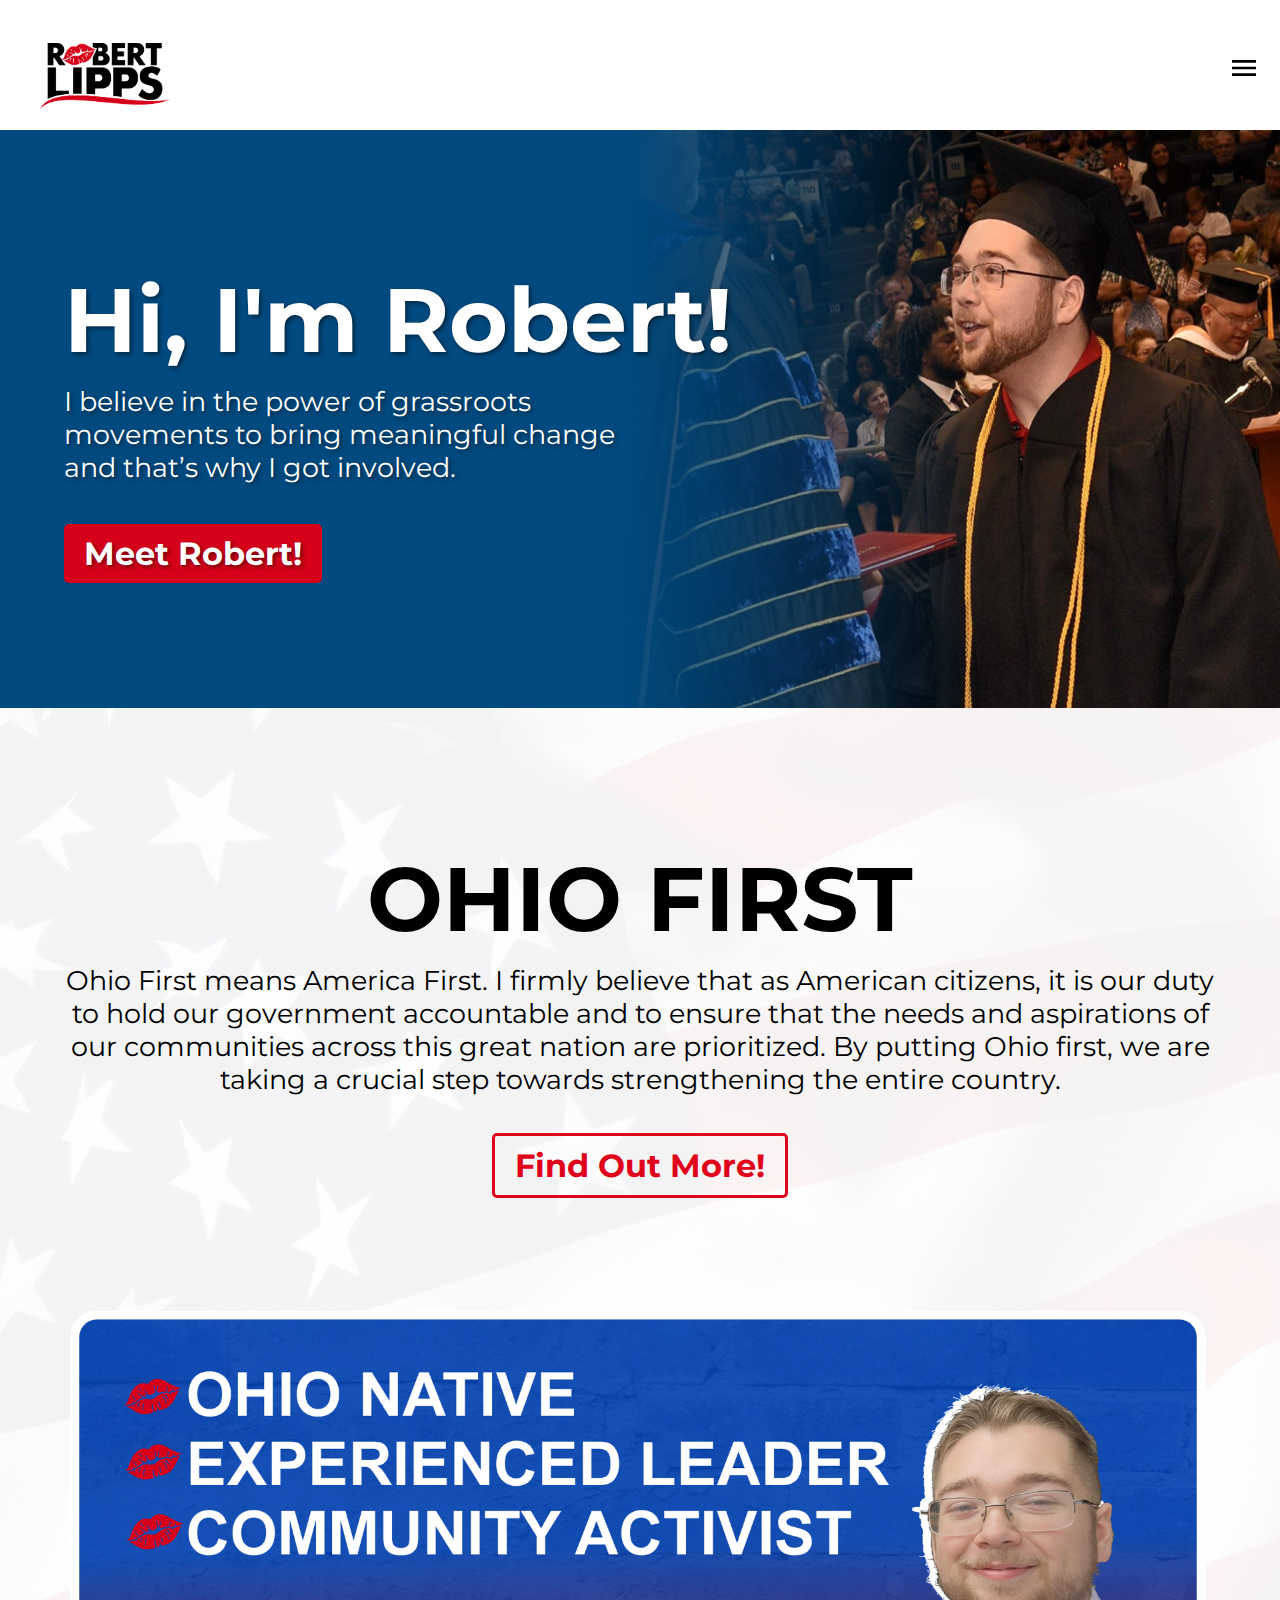
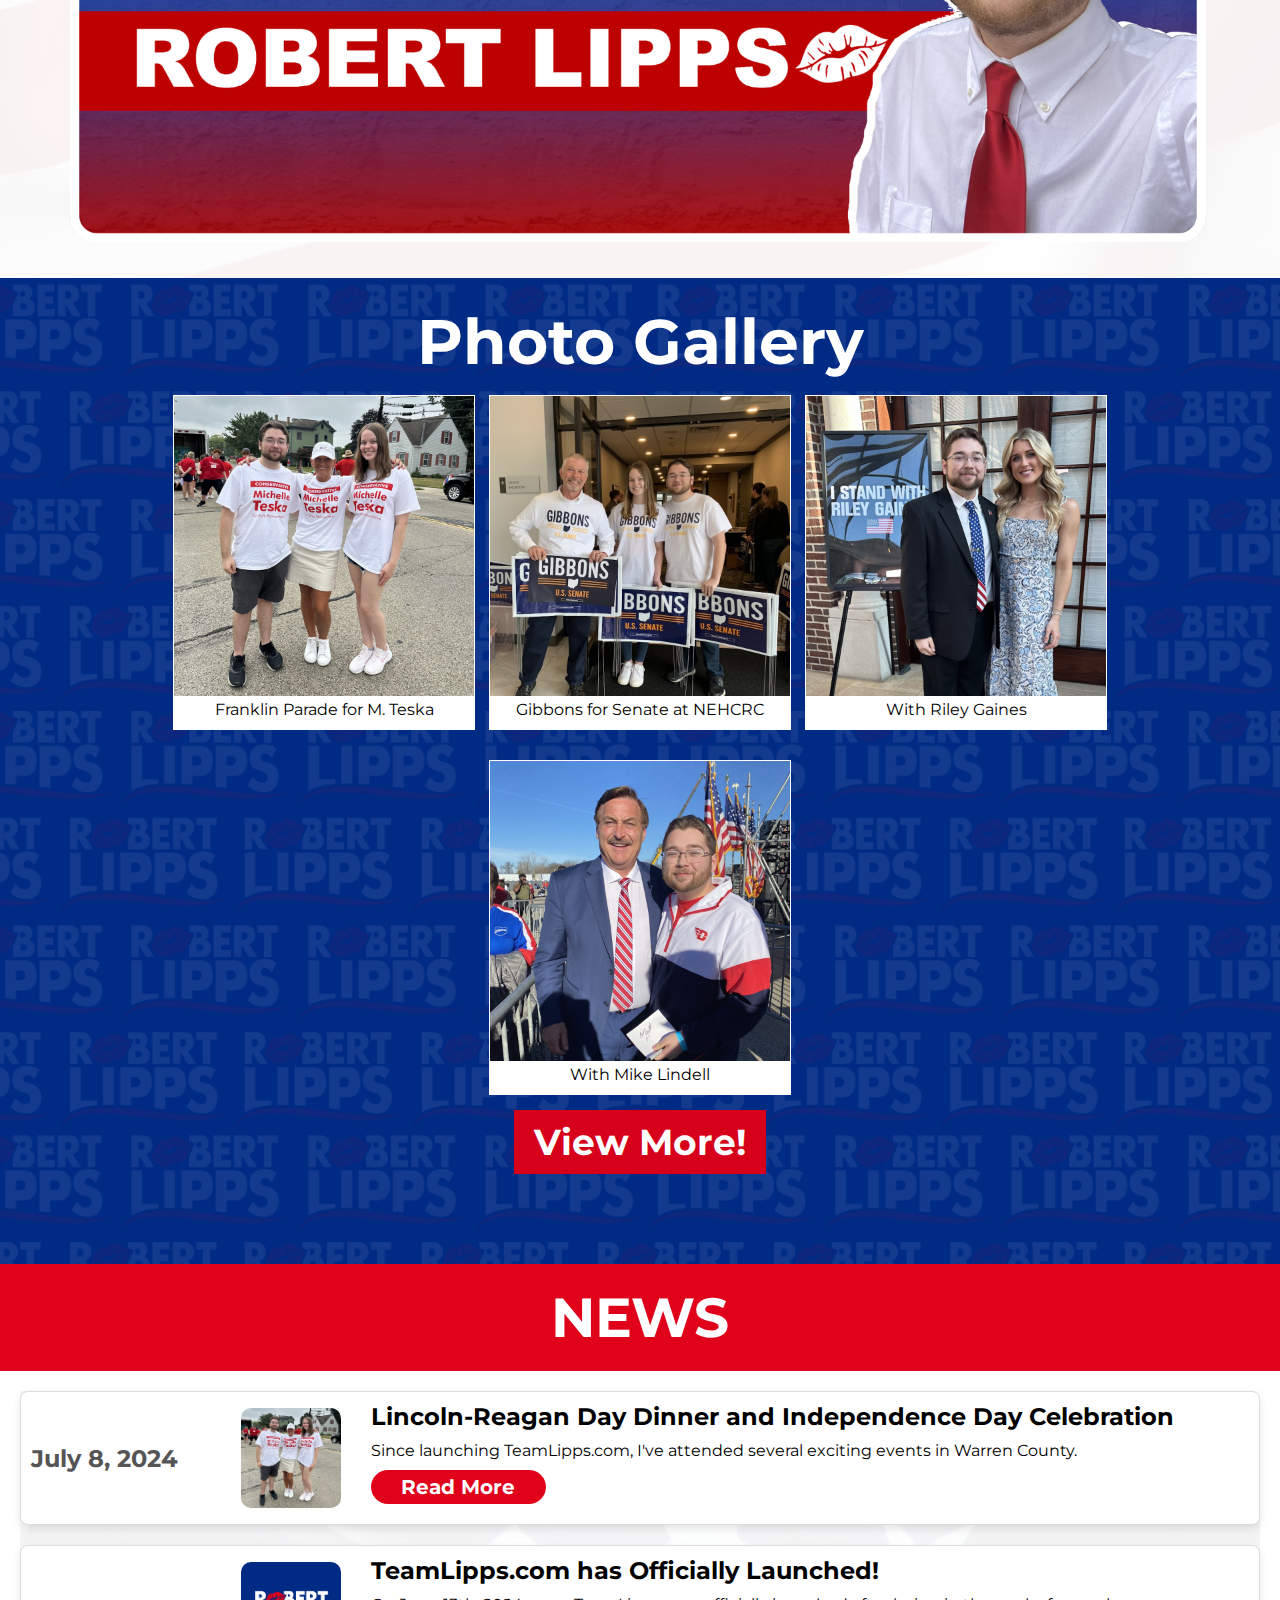
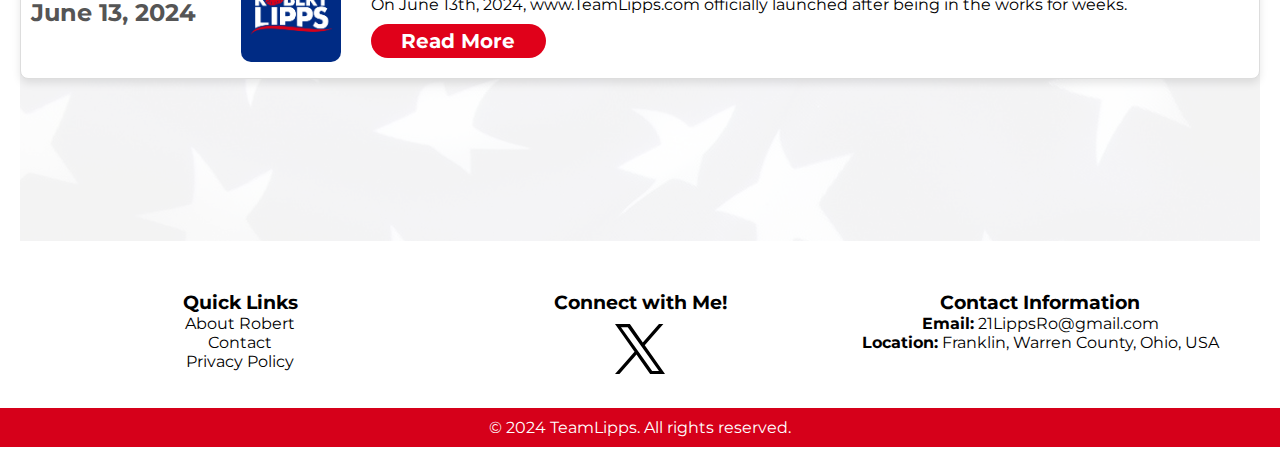
<file: index.html>
<!DOCTYPE html>
<html lang="en">
<head>
    <meta charset="UTF-8">
    <meta name="viewport" content="width=device-width, initial-scale=1.0">
    <title>Home | TeamLipps</title>
    <link rel="stylesheet" href="styles.css">
</head>
<body>
    <div class="main-nav">
        <a class="logo" href="index.html">
            <img src="images/robert lipps black logo.png">
        </a>
    <nav>
        <input type="checkbox" id="sidebar-active">
        <label for="sidebar-active" class="open-sidebar-button">
            <svg xmlns="http://www.w3.org/2000/svg" height="32" viewBox="0 -960 960 960" width="32" fill="#000000"><path d="M120-240v-80h720v80H120Zm0-200v-80h720v80H120Zm0-200v-80h720v80H120Z"/></svg>
        </label>
        <label id="overlay" for="sidebar-active"></label>
        <div class="links-container">
            <label for="sidebar-active" class="close-sidebar-button">
                <svg xmlns="http://www.w3.org/2000/svg" height="32" viewBox="0 -960 960 960" width="32" fill="#FFFFFF"><path d="m256-200-56-56 224-224-224-224 56-56 224 224 224-224 56 56-224 224 224 224-56 56-224-224-224 224Z"/></svg>
            </label>
            <a class="home-link" href="index.html"> <img src="images/robert lipps black logo.png" alt=""></a>
            <a href="about.html">ABOUT</a>
            <a href="news.html">NEWS</a>
            <a href="events.html">EVENTS</a>
            <a class="contact-link"href="contact.html">CONTACT</a>
        </div>
    </nav>
    </div>
    <section class="banner">
        <div class="banner-content">
            <h1 class="banner-title">Hi, I'm Robert!</h1>
            <p class="banner-description">I believe in the power of grassroots movements to bring meaningful change and that’s why I got involved.</p>
            <a href="about.html" class="banner-button">Meet Robert!</a>
        </div>
    </section>
    <section class="banner2">
        <div class="banner2-content">
            <h1 class="banner2-title">OHIO FIRST</h1>
            <p class="banner2-description">Ohio First means America First. I firmly believe that as American citizens, it is our duty to hold our government accountable and to ensure that the needs and aspirations of our communities across this great nation are prioritized. By putting Ohio first, we are taking a crucial step towards strengthening the entire country. </p>
            <a href="about.html" class="banner2-button">Find Out More!</a>
        </div>
        <div class="banner2-image">
            <img src="images/background_experience2.png">
        </div>
    </section>
    <section class="banner3">
        <div class="banner3-content">
            <h1 class="banner3-title">Photo Gallery</h1>
            
            <div class="gallery1">
                <img src="images/Gallery/michelle_parade.png">
                <div class="gallery1_description">
                    Franklin Parade for M. Teska
                </div>
            </div>
            

            <div class="gallery1">
                <img src="images/Gallery/gibbons_sign.jpg">
                <div class="gallery1_description">
                    Gibbons for Senate at NEHCRC
                </div>
            </div>
            

            <div class="gallery1">
                <img src="images/Gallery/riley_gaines.png">
                <div class="gallery1_description">
                    With Riley Gaines
                </div>
            </div>

            <div class="gallery1">
                <img src="images/Gallery/lindell_photo.jpg">
                <div class="gallery1_description">
                    With Mike Lindell
                </div>
            </div>
            
            <div class="banner3-button">
                <a href="about.html" class="banner3-button">View More!</a>
            </div>
            
        </div>
    </section>

    <div class="news-header2">
        <h1 class="news-header-title2">NEWS</h1>
    </div>

    <div class="news-list">
        <div class="news">
            <div class="news-date">July 8, 2024</div>
            <img src="images/Gallery/michelle_parade.png" alt="Franklin Parade for Michelle Teska">
            <div class="event-details">
                <div class="event-title">Lincoln-Reagan Day Dinner and Independence Day Celebration</div>
                <div class="event-description">
                    Since launching TeamLipps.com, I've attended several exciting events in Warren County.
                </div>
                <div class="news-button-part">
                <a href="07-08-24-Update.html" class="news-button">Read More</a>
            </div>
            </div>
        </div>
        <div class="news">
            <div class="news-date">June 13, 2024</div>
            <img src="images/Gallery/lipps_logo_900px.png" alt="Lipps Logo">
            <div class="event-details">
                <div class="event-title">TeamLipps.com has Officially Launched!</div>
                <div class="event-description">
                    On June 13th, 2024, www.TeamLipps.com officially launched after being in the works for weeks.
                </div>
                <div class="news-button-part">
                <a href="06-13-24-Launch.html" class="news-button">Read More</a>
            </div>
            </div>
        </div>
    </div>

    <footer style="background-color: #ffffff; color: #000000; padding: 20px 0;">
        <div style="max-width: 1200px; margin: 0 auto; display: flex; flex-wrap: wrap; justify-content: space-between;">
            <div style="flex: 1; min-width: 250px; margin: 10px;">
                <h3 style="color: #000000;">Quick Links</h3>
                <ul style="list-style: none; padding: 0; color: #000000;">
                    <li><a href="about.html" style="color: #000000; text-decoration: none;">About Robert</a></li>
                    <li><a href="contact.html" style="color: #000000; text-decoration: none;">Contact</a></li>
                    <li><a href="privacy.html" style="color: #000000; text-decoration: none;">Privacy Policy</a></li>
                </ul>
            </div>
            <div style="flex: 1; min-width: 250px; margin: 10px;">
                <h3 style="color: #000000;">Connect with Me!</h3>
                <div style="color: #000000;">
                    <a class="x-logo" href="https://www.x.com/RobertLippsOH">
                        <img src="images/icons/x_logo.svg" style="width: 50px; margin-top: 10px;">
                    </a>
                </div>
            </div>
            <div style="flex: 1; min-width: 250px; margin: 10px;">
                <h3 style="color: #000000;">Contact Information</h3>
                <p style="color: #000000;">
                    <strong>Email:</strong> 21LippsRo@gmail.com<br>

                    <strong>Location:</strong> Franklin, Warren County, Ohio, USA
                </p>
            </div>
        </div>
        <div style="background-color: rgb(214, 0, 26); text-align: center; padding: 10px 0; margin-top: 20px;">
            <p style="color: #ffffff;">&copy; 2024 TeamLipps. All rights reserved.</p>
        </div>
    </footer>
</body>
</html>
</file>
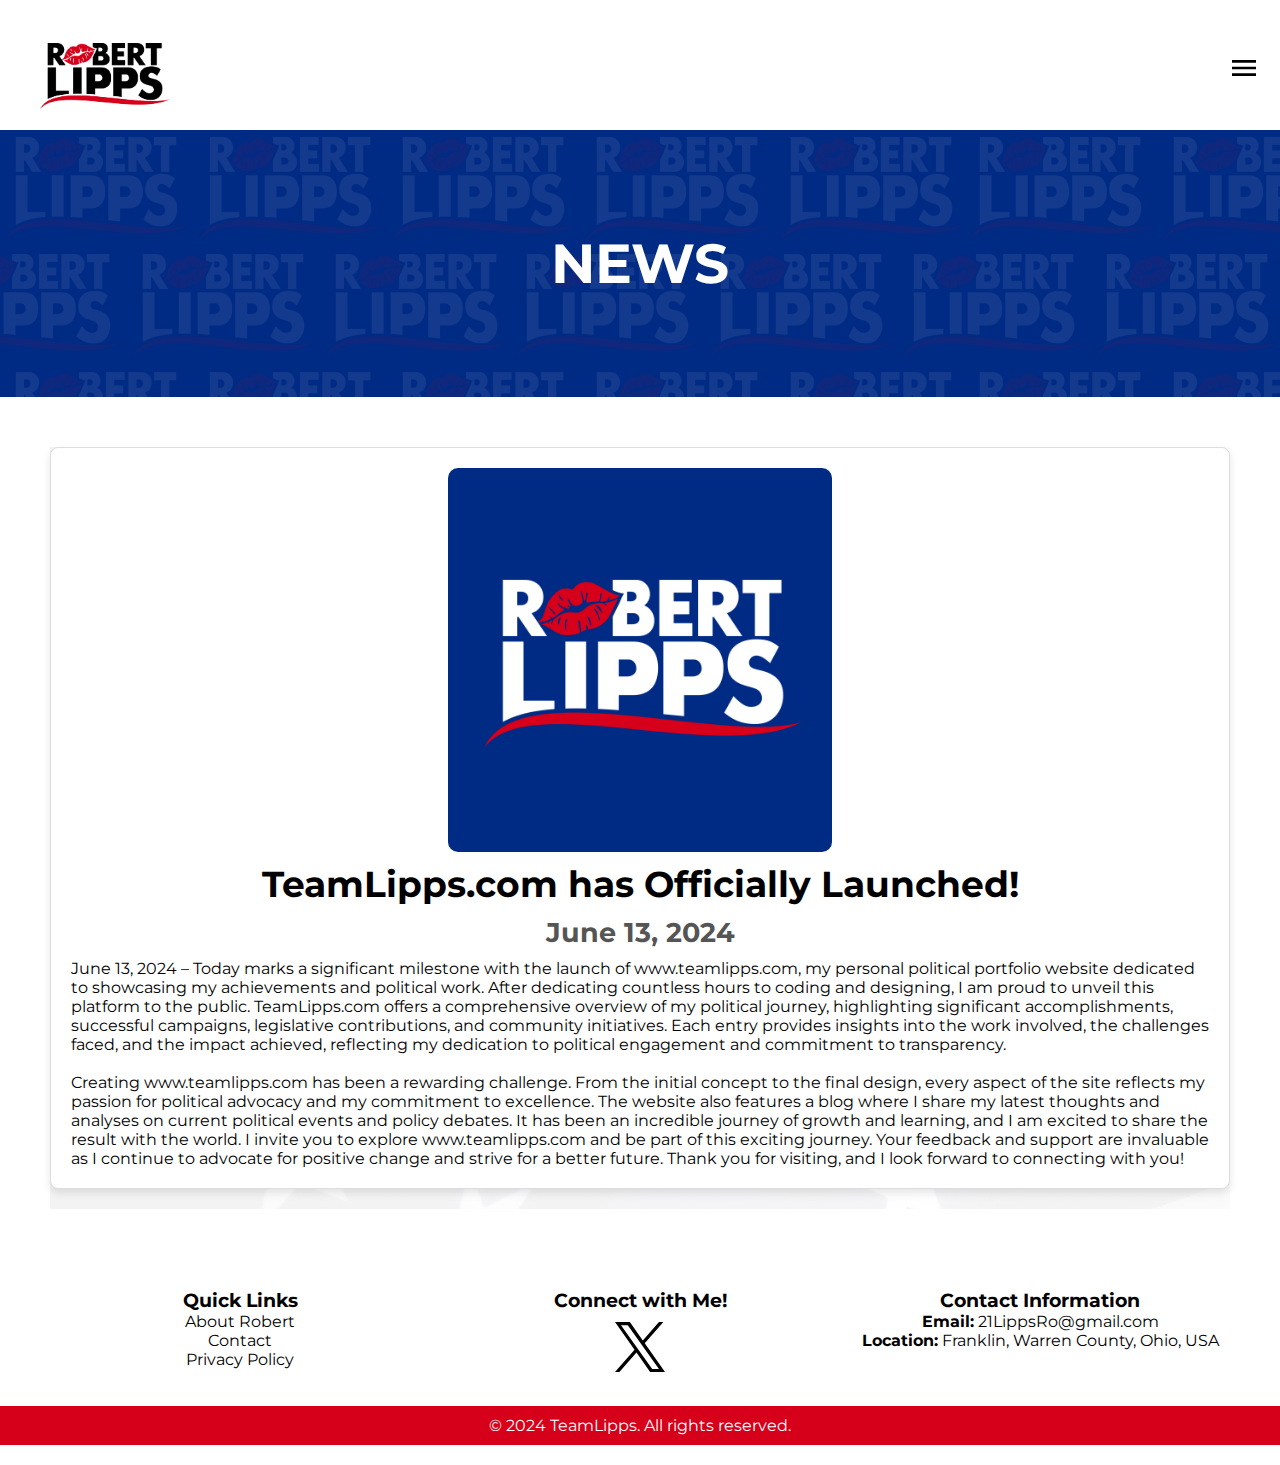
<file: 06-13-24-Launch.html>
<!DOCTYPE html>
<html lang="en">

<head>
    <meta charset="UTF-8">
    <meta name="viewport" content="width=device-width, initial-scale=1.0">
    <title>Home | TeamLipps</title>
    <link rel="stylesheet" href="styles.css">
</head>

<body>
    <div class="main-nav">
        <a class="logo" href="index.html">
            <img src="images/robert lipps black logo.png">
        </a>
        <nav>
            <input type="checkbox" id="sidebar-active">
            <label for="sidebar-active" class="open-sidebar-button">
                <svg xmlns="http://www.w3.org/2000/svg" height="32" viewBox="0 -960 960 960" width="32" fill="#000000">
                    <path d="M120-240v-80h720v80H120Zm0-200v-80h720v80H120Zm0-200v-80h720v80H120Z" />
                </svg>
            </label>
            <label id="overlay" for="sidebar-active"></label>
            <div class="links-container">
                <label for="sidebar-active" class="close-sidebar-button">
                    <svg xmlns="http://www.w3.org/2000/svg" height="32" viewBox="0 -960 960 960" width="32"
                        fill="#FFFFFF">
                        <path
                            d="m256-200-56-56 224-224-224-224 56-56 224 224 224-224 56 56-224 224 224 224-56 56-224-224-224 224Z" />
                    </svg>
                </label>
                <a class="home-link" href="index.html"> <img src="images/robert lipps black logo.png" alt=""></a>
                <a href="about.html">ABOUT</a>
                <a href="news.html">NEWS</a>
                <a href="events.html">EVENTS</a>
                <a class="contact-link" href="contact.html">CONTACT</a>
            </div>
        </nav>
    </div>

    <div class="news-header">
        <h1 class="news-header-title">NEWS</h1>
    </div>

    <div class="article-list">
        <div class="article">
            <img src="images/Gallery/lipps_logo_900px.png" alt="Lipps Logo">
            <div class="article-details">
                <div class="article-title">TeamLipps.com has Officially Launched!</div>
                <div class="article-date">June 13, 2024</div>
                <div class="article-description">
                    June 13, 2024 – Today marks a significant milestone with the launch of www.teamlipps.com, my
                    personal political portfolio website dedicated to showcasing my achievements and political work.
                    After dedicating countless hours to coding and designing, I am proud to unveil this platform to the
                    public. TeamLipps.com offers a comprehensive overview of my political journey, highlighting
                    significant accomplishments, successful campaigns, legislative contributions, and community
                    initiatives. Each entry provides insights into the work involved, the challenges faced, and the
                    impact achieved, reflecting my dedication to political engagement and commitment to transparency.
                    <br>
                    <br>
                    Creating www.teamlipps.com has been a rewarding challenge. From the initial concept to the final
                    design, every aspect of the site reflects my passion for political advocacy and my commitment to
                    excellence. The website also features a blog where I share my latest thoughts and analyses on
                    current political events and policy debates. It has been an incredible journey of growth and
                    learning, and I am excited to share the result with the world. I invite you to explore
                    www.teamlipps.com and be part of this exciting journey. Your feedback and support are invaluable as
                    I continue to advocate for positive change and strive for a better future. Thank you for visiting,
                    and I look forward to connecting with you!
                </div>
            </div>
        </div>
    </div>
    </div>


    <footer style="background-color: #ffffff; color: #000000; padding: 20px 0;">
        <div style="max-width: 1200px; margin: 0 auto; display: flex; flex-wrap: wrap; justify-content: space-between;">
            <div style="flex: 1; min-width: 250px; margin: 10px;">
                <h3 style="color: #000000;">Quick Links</h3>
                <ul style="list-style: none; padding: 0; color: #000000;">
                    <li><a href="about.html" style="color: #000000; text-decoration: none;">About Robert</a></li>
                    <li><a href="contact.html" style="color: #000000; text-decoration: none;">Contact</a></li>
                    <li><a href="privacy.html" style="color: #000000; text-decoration: none;">Privacy Policy</a></li>
                </ul>
            </div>
            <div style="flex: 1; min-width: 250px; margin: 10px;">
                <h3 style="color: #000000;">Connect with Me!</h3>
                <div style="color: #000000;">
                    <a class="x-logo" href="https://www.x.com/RobertLippsOH">
                        <img src="images/icons/x_logo.svg" style="width: 50px; margin-top: 10px;">
                    </a>
                </div>
            </div>
            <div style="flex: 1; min-width: 250px; margin: 10px;">
                <h3 style="color: #000000;">Contact Information</h3>
                <p style="color: #000000;">
                    <strong>Email:</strong> 21LippsRo@gmail.com<br>

                    <strong>Location:</strong> Franklin, Warren County, Ohio, USA
                </p>
            </div>
        </div>
        <div style="background-color: rgb(214, 0, 26); text-align: center; padding: 10px 0; margin-top: 20px;">
            <p style="color: #ffffff;">&copy; 2024 TeamLipps. All rights reserved.</p>
        </div>
    </footer>
</body>

</html>
</file>
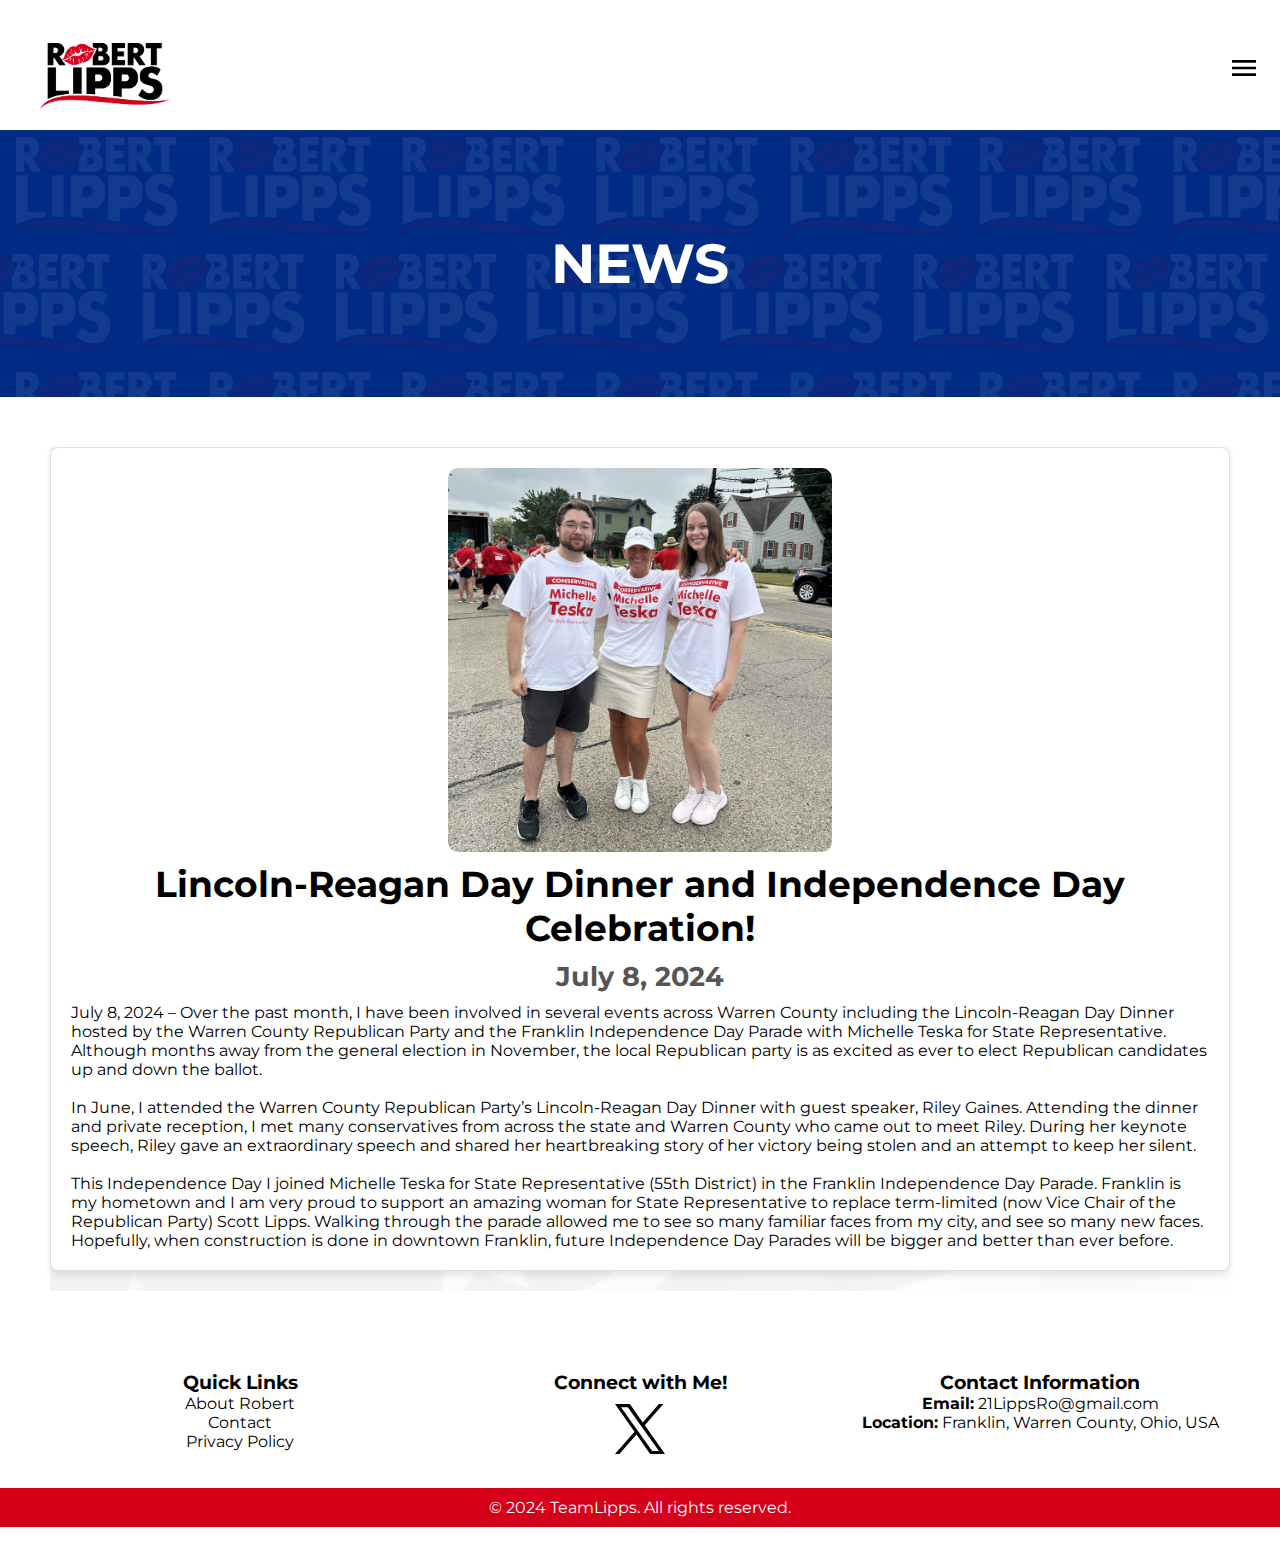
<file: 07-08-24-Update.html>
<!DOCTYPE html>
<html lang="en">

<head>
    <meta charset="UTF-8">
    <meta name="viewport" content="width=device-width, initial-scale=1.0">
    <title>July Update | TeamLipps</title>
    <link rel="stylesheet" href="styles.css">
</head>

<body>
    <div class="main-nav">
        <a class="logo" href="index.html">
            <img src="images/robert lipps black logo.png">
        </a>
        <nav>
            <input type="checkbox" id="sidebar-active">
            <label for="sidebar-active" class="open-sidebar-button">
                <svg xmlns="http://www.w3.org/2000/svg" height="32" viewBox="0 -960 960 960" width="32" fill="#000000">
                    <path d="M120-240v-80h720v80H120Zm0-200v-80h720v80H120Zm0-200v-80h720v80H120Z" />
                </svg>
            </label>
            <label id="overlay" for="sidebar-active"></label>
            <div class="links-container">
                <label for="sidebar-active" class="close-sidebar-button">
                    <svg xmlns="http://www.w3.org/2000/svg" height="32" viewBox="0 -960 960 960" width="32"
                        fill="#FFFFFF">
                        <path
                            d="m256-200-56-56 224-224-224-224 56-56 224 224 224-224 56 56-224 224 224 224-56 56-224-224-224 224Z" />
                    </svg>
                </label>
                <a class="home-link" href="index.html"> <img src="images/robert lipps black logo.png" alt=""></a>
                <a href="about.html">ABOUT</a>
                <a href="news.html">NEWS</a>
                <a href="events.html">EVENTS</a>
                <a class="contact-link" href="contact.html">CONTACT</a>
            </div>
        </nav>
    </div>

    <div class="news-header">
        <h1 class="news-header-title">NEWS</h1>
    </div>

    <div class="article-list">
        <div class="article">
            <img src="images/Gallery/michelle_parade.png" alt="Franklin Parade with Michelle Teska">
            <div class="article-details">
                <div class="article-title">Lincoln-Reagan Day Dinner and Independence Day Celebration!</div>
                <div class="article-date">July 8, 2024</div>
                <div class="article-description">
                    July 8, 2024 – Over the past month, I have been involved in several events across Warren County
                    including the Lincoln-Reagan Day Dinner hosted by the Warren County Republican Party and the
                    Franklin Independence Day Parade with Michelle Teska for State Representative. Although months away
                    from the general election in November, the local Republican party is as excited as ever to elect
                    Republican candidates up and down the ballot.

                    <br>
                    <br>
                    In June, I attended the Warren County Republican Party’s Lincoln-Reagan Day Dinner with guest
                    speaker, Riley Gaines. Attending the dinner and private reception, I met many conservatives from
                    across the state and Warren County who came out to meet Riley. During her keynote speech, Riley gave an
                    extraordinary speech and shared her heartbreaking story of her victory being stolen and an attempt
                    to keep her silent.
                    <br>
                    <br>
                    This Independence Day I joined Michelle Teska for State Representative (55th District) in the
                    Franklin Independence Day Parade. Franklin is my hometown and I am very proud to support an amazing
                    woman for State Representative to replace term-limited (now Vice Chair of the Republican Party)
                    Scott Lipps. Walking through the parade allowed me to see so many familiar faces from my city, and
                    see so many new faces. Hopefully, when construction is done in downtown Franklin, future
                    Independence Day Parades will be bigger and better than ever before.
                </div>
            </div>
        </div>
    </div>
    </div>


    <footer style="background-color: #ffffff; color: #000000; padding: 20px 0;">
        <div style="max-width: 1200px; margin: 0 auto; display: flex; flex-wrap: wrap; justify-content: space-between;">
            <div style="flex: 1; min-width: 250px; margin: 10px;">
                <h3 style="color: #000000;">Quick Links</h3>
                <ul style="list-style: none; padding: 0; color: #000000;">
                    <li><a href="about.html" style="color: #000000; text-decoration: none;">About Robert</a></li>
                    <li><a href="contact.html" style="color: #000000; text-decoration: none;">Contact</a></li>
                    <li><a href="privacy.html" style="color: #000000; text-decoration: none;">Privacy Policy</a></li>
                </ul>
            </div>
            <div style="flex: 1; min-width: 250px; margin: 10px;">
                <h3 style="color: #000000;">Connect with Me!</h3>
                <div style="color: #000000;">
                    <a class="x-logo" href="https://www.x.com/RobertLippsOH">
                        <img src="images/icons/x_logo.svg" style="width: 50px; margin-top: 10px;">
                    </a>
                </div>
            </div>
            <div style="flex: 1; min-width: 250px; margin: 10px;">
                <h3 style="color: #000000;">Contact Information</h3>
                <p style="color: #000000;">
                    <strong>Email:</strong> 21LippsRo@gmail.com<br>

                    <strong>Location:</strong> Franklin, Warren County, Ohio, USA
                </p>
            </div>
        </div>
        <div style="background-color: rgb(214, 0, 26); text-align: center; padding: 10px 0; margin-top: 20px;">
            <p style="color: #ffffff;">&copy; 2024 TeamLipps. All rights reserved.</p>
        </div>
    </footer>
</body>

</html>
</file>
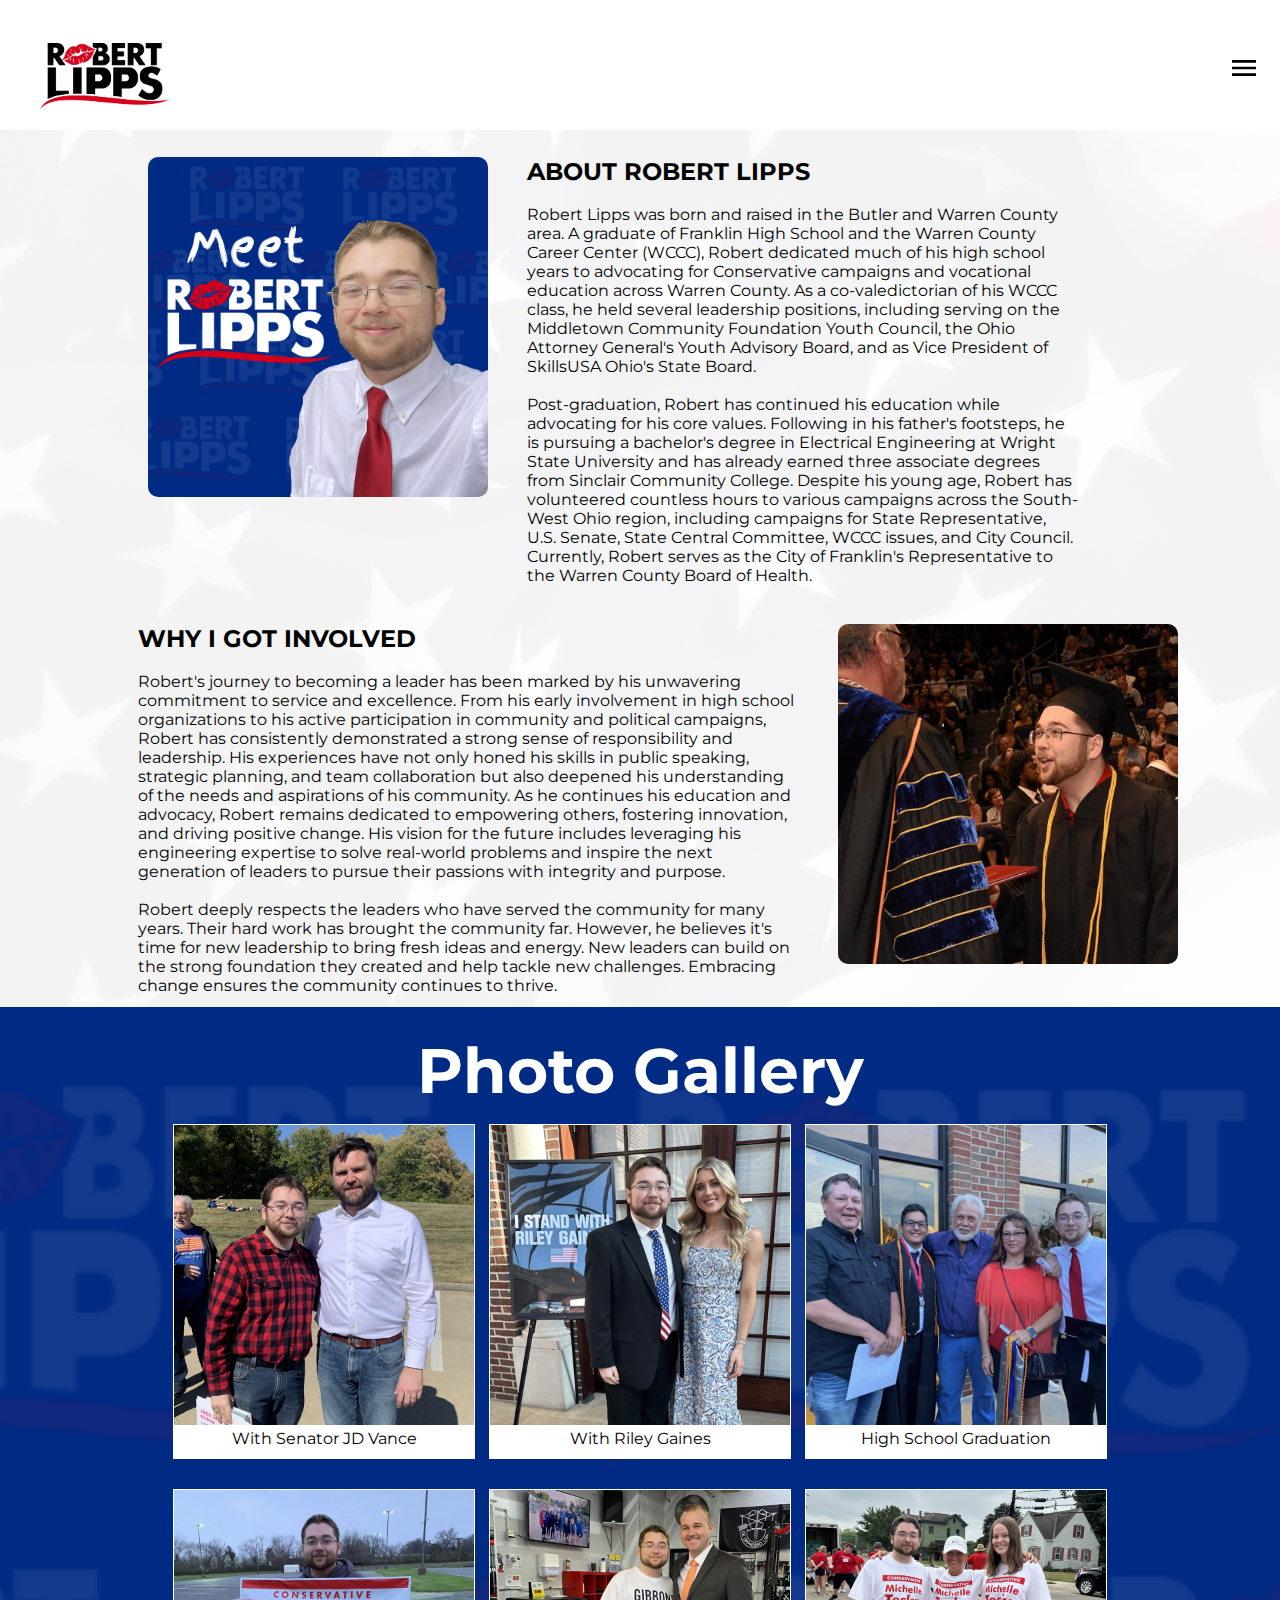
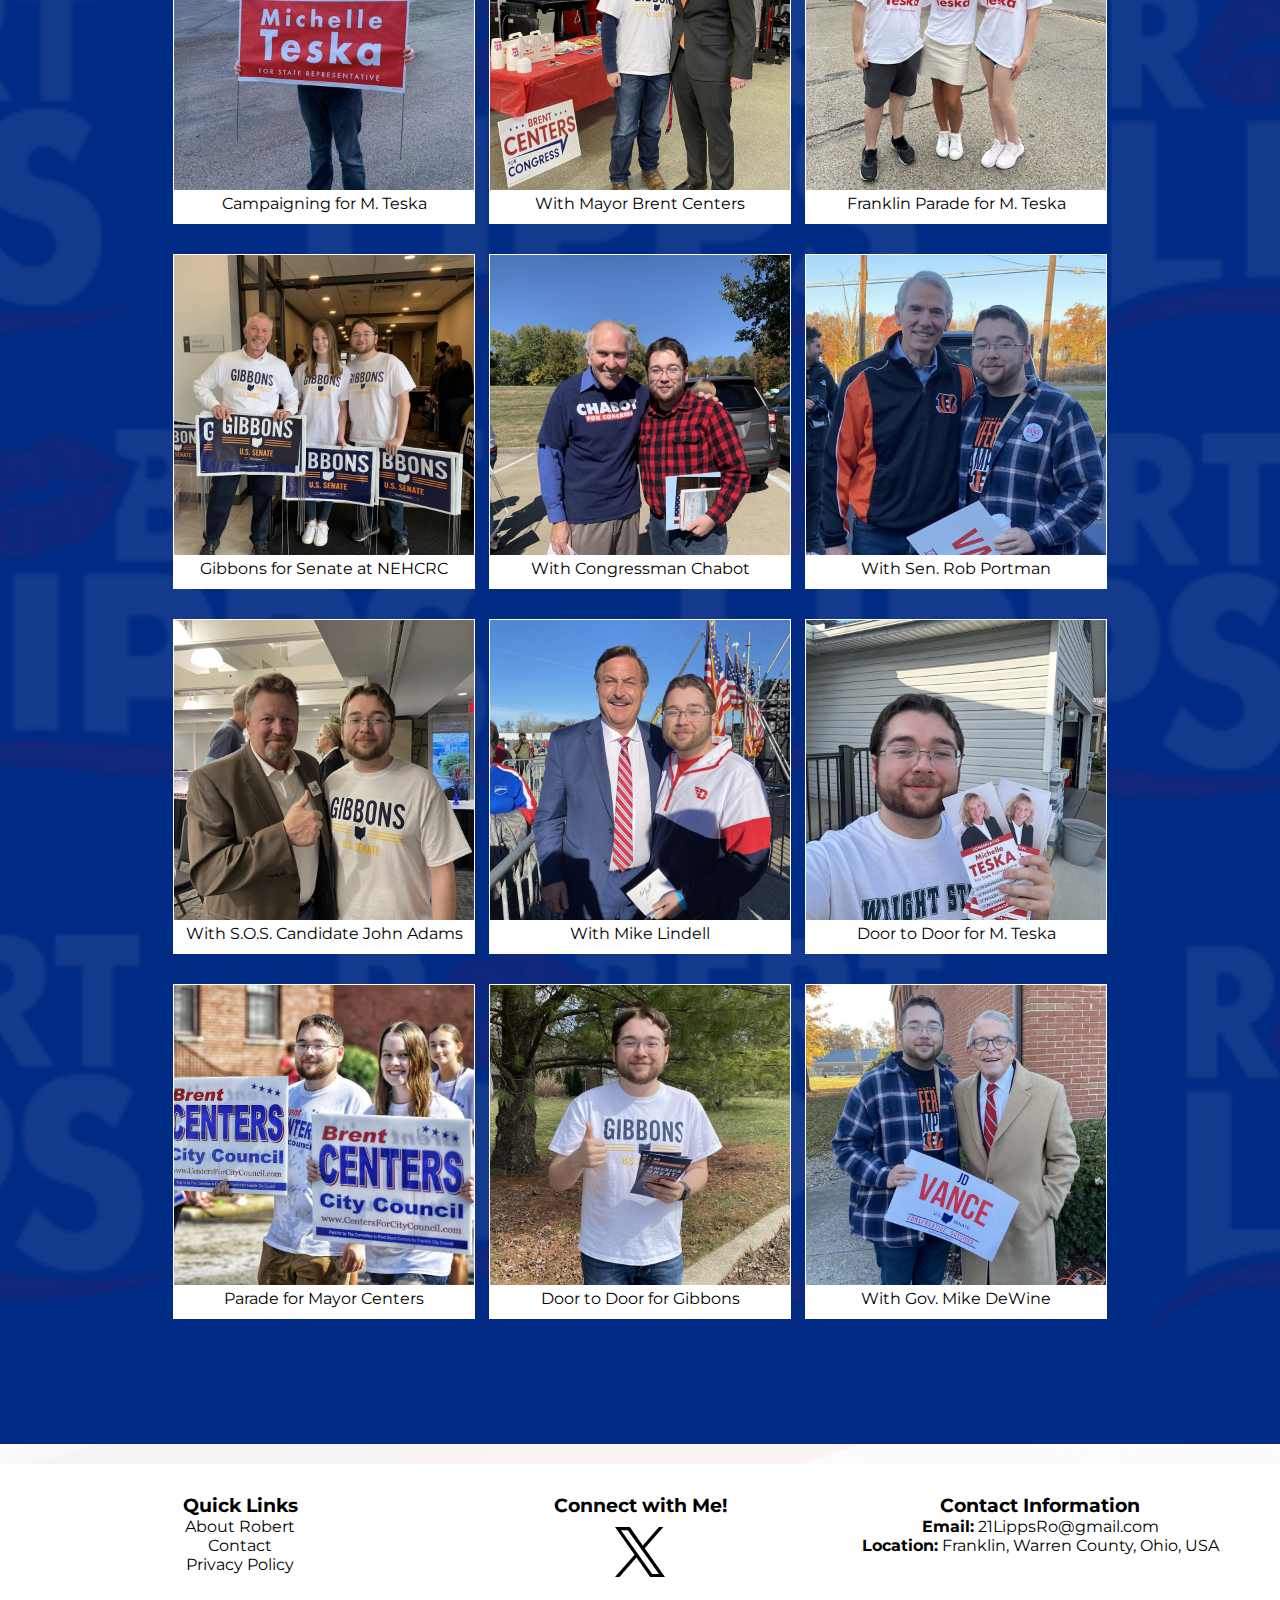
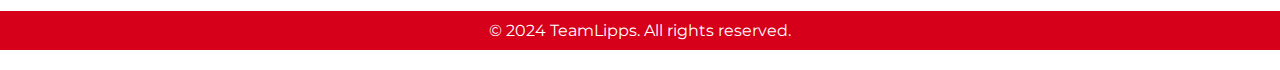
<file: about.html>
<!DOCTYPE html>
<html lang="en">

<head>
    <meta charset="UTF-8">
    <meta name="viewport" content="width=device-width, initial-scale=1.0">
    <title>About | TeamLipps</title>
    <link rel="stylesheet" href="styles.css">
</head>

<body>
    <div class="main-nav">
        <a class="logo" href="index.html">
            <img src="images/robert lipps black logo.png">
        </a>
        <nav>
            <input type="checkbox" id="sidebar-active">
            <label for="sidebar-active" class="open-sidebar-button">
                <svg xmlns="http://www.w3.org/2000/svg" height="32" viewBox="0 -960 960 960" width="32" fill="#000000">
                    <path d="M120-240v-80h720v80H120Zm0-200v-80h720v80H120Zm0-200v-80h720v80H120Z" />
                </svg>
            </label>
            <label id="overlay" for="sidebar-active"></label>
            <div class="links-container">
                <label for="sidebar-active" class="close-sidebar-button">
                    <svg xmlns="http://www.w3.org/2000/svg" height="32" viewBox="0 -960 960 960" width="32"
                        fill="#FFFFFF">
                        <path
                            d="m256-200-56-56 224-224-224-224 56-56 224 224 224-224 56 56-224 224 224 224-56 56-224-224-224 224Z" />
                    </svg>
                </label>
                <a class="home-link" href="index.html"> <img src="images/robert lipps black logo.png" alt=""></a>
                <a href="about.html">ABOUT</a>
                <a href="news.html">NEWS</a>
                <a href="events.html">EVENTS</a>
                <a class="contact-link" href="contact.html">CONTACT</a>
            </div>
        </nav>
    </div>
    <section class="about">
        <section class="about-section">
            <div class="about-image">
                <img src="images/Meet.png" alt="Meet Robert Lipps">
            </div>
            <div class="about-text">
                <h2>ABOUT ROBERT LIPPS</h2>
                <p>
                    &nbsp;
                </p>
                <p>
                    Robert Lipps was born and raised in the Butler and Warren County area. A graduate of Franklin High
                    School and the Warren County Career Center (WCCC), Robert dedicated much of his high school years to
                    advocating for Conservative campaigns and vocational education across Warren County. As a
                    co-valedictorian of his WCCC class, he held several leadership positions, including serving on the
                    Middletown Community Foundation Youth Council, the Ohio Attorney General's Youth Advisory Board, and
                    as Vice President of SkillsUSA Ohio's State Board.
                </p>
                <p>
                    &nbsp;
                </p>
                <p>
                    Post-graduation, Robert has continued his education while advocating for his core values. Following
                    in his father's footsteps, he is pursuing a bachelor's degree in Electrical Engineering at Wright
                    State University and has already earned three associate degrees from Sinclair Community College.
                    Despite his young age, Robert has volunteered countless hours to various campaigns across the
                    South-West Ohio region, including campaigns for State Representative, U.S. Senate, State Central
                    Committee, WCCC issues, and City Council. Currently, Robert serves as the City of Franklin's
                    Representative to the Warren County Board of Health.
                </p>
            </div>
        </section>
            <section class="why-section">
                <div class="why-text">
                    <h2>WHY I GOT INVOLVED</h2>
                    <p>
                        &nbsp;
                    </p>
                    <p>
                        Robert's journey to becoming a leader has been marked by his unwavering commitment to service and excellence. From his early involvement in high school organizations to his active participation in community and political campaigns, Robert has consistently demonstrated a strong sense of responsibility and leadership. His experiences have not only honed his skills in public speaking, strategic planning, and team collaboration but also deepened his understanding of the needs and aspirations of his community. As he continues his education and advocacy, Robert remains dedicated to empowering others, fostering innovation, and driving positive change. His vision for the future includes leveraging his engineering expertise to solve real-world problems and inspire the next generation of leaders to pursue their passions with integrity and purpose.
                    <p>
                        &nbsp;
                    </p>
                    <p>
                        Robert deeply respects the leaders who have served the community for many years. Their hard work has brought the community far. However, he believes it's time for new leadership to bring fresh ideas and energy. New leaders can build on the strong foundation they created and help tackle new challenges. Embracing change ensures the community continues to thrive.
                    </p>
                </div>
                <div class="why-image">
                    <img src="images/Gallery/involved.png" alt="Meet Robert Lipps">
                </div>
                
        </section>
    <section class="gallery-section">
        <div class="gallery-content">
            <h1 class="gallery-title">Photo Gallery</h1>

            <div class="gallery">
                <img src="images/Gallery/vance_photo.jpg">
                <div class="gallery_description">
                    With Senator JD Vance
                </div>
            </div>
            <div class="gallery">
                <img src="images/Gallery/riley_gaines.png">
                <div class="gallery_description">
                    With Riley Gaines
                </div>
            </div>
            <div class="gallery">
                <img src="images/Gallery/hs_grad.png">
                <div class="gallery_description">
                    High School Graduation
                </div>
            </div>
            <div class="gallery">
                <img src="images/Gallery/teska_sign.jpg">
                <div class="gallery_description">
                    Campaigning for M. Teska
                </div>
            </div>

            <div class="gallery">
                <img src="images/Gallery/centers_congress.jpg">
                <div class="gallery_description">
                    With Mayor Brent Centers
                </div>
            </div>
            <div class="gallery">
                <img src="images/Gallery/michelle_parade.png">
                <div class="gallery_description">
                    Franklin Parade for M. Teska
                </div>
            </div>
            <div class="gallery">
                <img src="images/Gallery/gibbons_sign.jpg">
                <div class="gallery_description">
                    Gibbons for Senate at NEHCRC
                </div>
            </div>


            <div class="gallery">
                <img src="images/Gallery/chabot_photo.jpg">
                <div class="gallery_description">
                    With Congressman Chabot
                </div>
            </div>

            <div class="gallery">
                <img src="images/Gallery/rob_portman.png">
                <div class="gallery_description">
                    With Sen. Rob Portman
                </div>
            </div>

            <div class="gallery">
                <img src="images/Gallery/adams_photo.jpg">
                <div class="gallery_description">
                    With S.O.S. Candidate John Adams
                </div>
            </div>

            <div class="gallery">
                <img src="images/Gallery/lindell_photo.jpg">
                <div class="gallery_description">
                    With Mike Lindell
                </div>
            </div>

            <div class="gallery">
                <img src="images/Gallery/teska_d2d.jpg">
                <div class="gallery_description">
                    Door to Door for M. Teska
                </div>
            </div>

            <div class="gallery">
                <img src="images/Gallery/centers_parade.jpg">
                <div class="gallery_description">
                    Parade for Mayor Centers
                </div>
            </div>

            <div class="gallery">
                <img src="images/Gallery/gibbons_d2d.jpg">
                <div class="gallery_description">
                    Door to Door for Gibbons
                </div>
            </div>

            <div class="gallery">
                <img src="images/Gallery/dewine_photo.jpg">
                <div class="gallery_description">
                    With Gov. Mike DeWine
                </div>
            </div>

        </div>
    </section>



    <footer style="background-color: #ffffff; color: #000000; padding: 20px 0;">
        <div style="max-width: 1200px; margin: 0 auto; display: flex; flex-wrap: wrap; justify-content: space-between;">
            <div style="flex: 1; min-width: 250px; margin: 10px;">
                <h3 style="color: #000000;">Quick Links</h3>
                <ul style="list-style: none; padding: 0; color: #000000;">
                    <li><a href="about.html" style="color: #000000; text-decoration: none;">About Robert</a></li>
                    <li><a href="contact.html" style="color: #000000; text-decoration: none;">Contact</a></li>
                    <li><a href="privacy.html" style="color: #000000; text-decoration: none;">Privacy Policy</a></li>
                </ul>
            </div>
            <div style="flex: 1; min-width: 250px; margin: 10px;">
                <h3 style="color: #000000;">Connect with Me!</h3>
                <div style="color: #000000;">
                    <a class="x-logo" href="https://www.x.com/RobertLippsOH">
                        <img src="images/icons/x_logo.svg" style="width: 50px; margin-top: 10px;">
                    </a>
                </div>
            </div>
            <div style="flex: 1; min-width: 250px; margin: 10px;">
                <h3 style="color: #000000;">Contact Information</h3>
                <p style="color: #000000;">
                    <strong>Email:</strong> 21LippsRo@gmail.com<br>
                    <strong>Location:</strong> Franklin, Warren County, Ohio, USA
                </p>
            </div>
        </div>
        <div style="background-color: rgb(214, 0, 26); text-align: center; padding: 10px 0; margin-top: 20px;">
            <p style="color: #ffffff;">&copy; 2024 TeamLipps. All rights reserved.</p>
        </div>
    </footer>
</body>

</html>
</file>
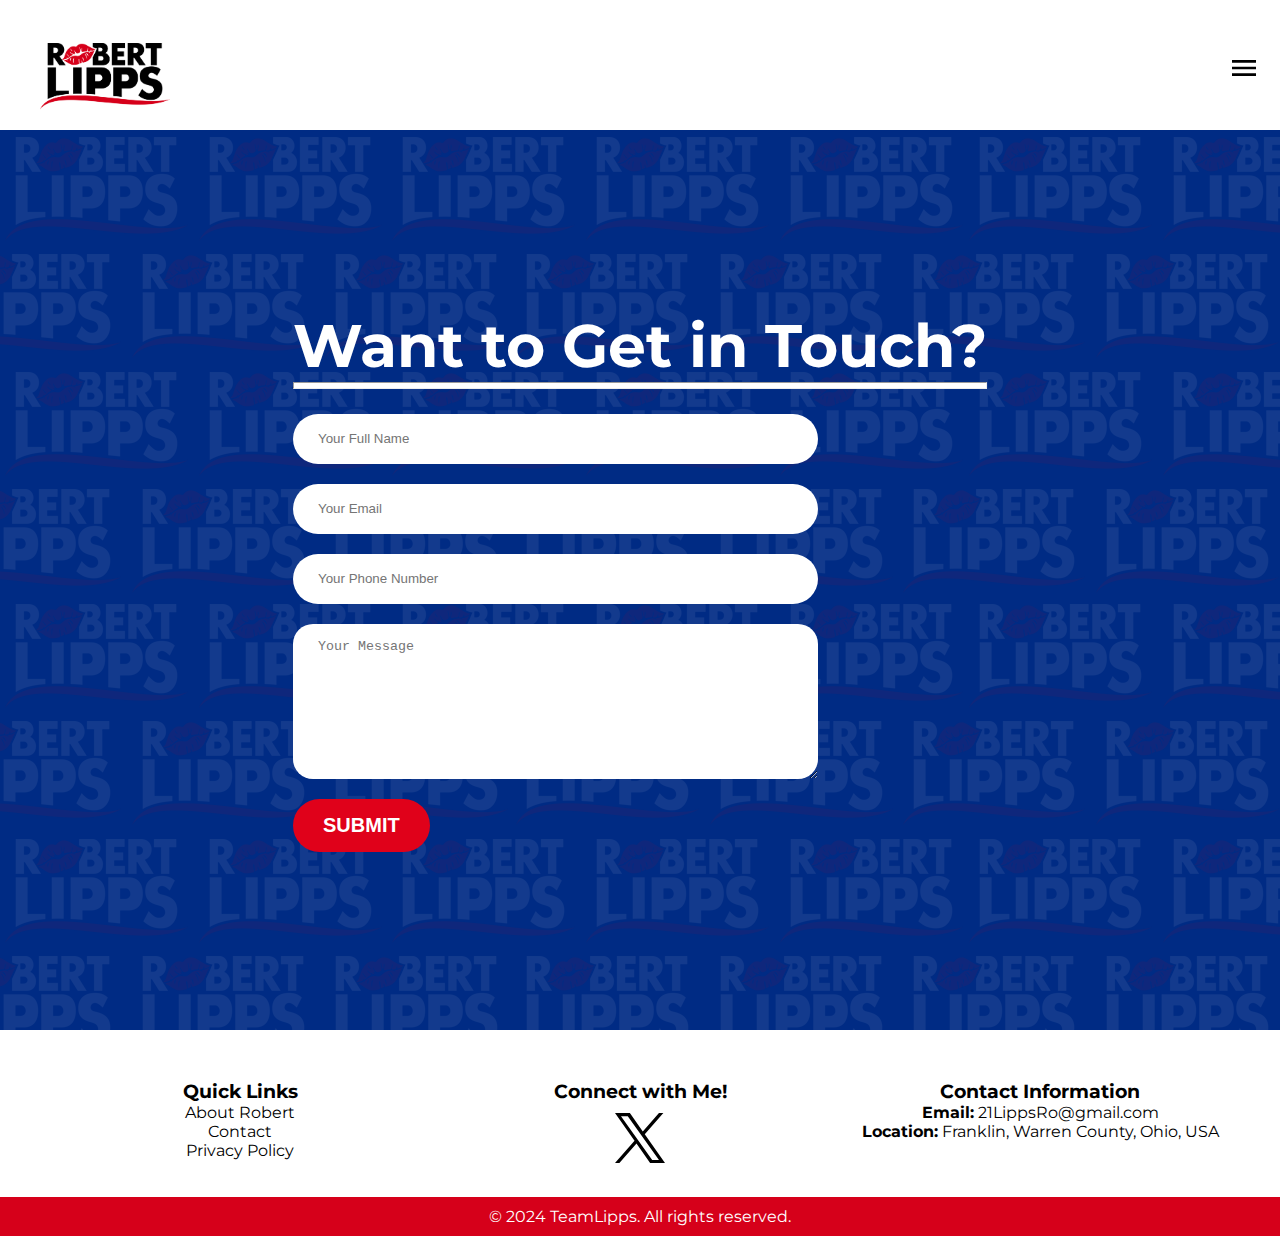
<file: contact.html>
<!DOCTYPE html>
<html lang="en">
<head>
    <meta charset="UTF-8">
    <meta name="viewport" content="width=device-width, initial-scale=1.0">
    <title>Contact | TeamLipps</title>
    <link rel="stylesheet" href="styles.css">
</head>
<body>
    <div class="main-nav">
        <a class="logo" href="index.html">
            <img src="images/robert lipps black logo.png">
        </a>
    <nav>
        <input type="checkbox" id="sidebar-active">
        <label for="sidebar-active" class="open-sidebar-button">
            <svg xmlns="http://www.w3.org/2000/svg" height="32" viewBox="0 -960 960 960" width="32" fill="#000000"><path d="M120-240v-80h720v80H120Zm0-200v-80h720v80H120Zm0-200v-80h720v80H120Z"/></svg>
        </label>
        <label id="overlay" for="sidebar-active"></label>
        <div class="links-container">
            <label for="sidebar-active" class="close-sidebar-button">
                <svg xmlns="http://www.w3.org/2000/svg" height="32" viewBox="0 -960 960 960" width="32" fill="#FFFFFF"><path d="m256-200-56-56 224-224-224-224 56-56 224 224 224-224 56 56-224 224 224 224-56 56-224-224-224 224Z"/></svg>
            </label>
            <a class="home-link" href="index.html"> <img src="images/robert lipps black logo.png" alt=""></a>
            <a href="about.html">ABOUT</a>
            <a href="news.html">NEWS</a>
            <a href="events.html">EVENTS</a>
            <a class="contact-link"href="contact.html">CONTACT</a>
        </div>
    </nav>
    </div>
    
    <div class="contact-container">
        <form action="https://api.web3forms.com/submit" method="POST" class="contact-left">
            <div class="contact-left-title">


                <h2>Want to Get in Touch?</h2>
                <hr>

            </div>
            <input type="hidden" name="access_key" value="f78b654e-bf52-4ffe-bd7f-8018acf56760">
            <input type="text" name="name" placeholder="Your Full Name" class="contact-inputs" required>
            <input type="email" name="email" placeholder="Your Email" class="contact-inputs" required>
            <input type="text" name="phone" placeholder="Your Phone Number" class="contact-inputs" required>
            <textarea name="message" placeholder="Your Message" class="contact-inputs" required></textarea>
            <button type="submit">SUBMIT</button>
        </form>
    </div>



    <footer style="background-color: #ffffff; color: #000000; padding: 20px 0;">
        <div style="max-width: 1200px; margin: 0 auto; display: flex; flex-wrap: wrap; justify-content: space-between;">
            <div style="flex: 1; min-width: 250px; margin: 10px;">
                <h3 style="color: #000000;">Quick Links</h3>
                <ul style="list-style: none; padding: 0; color: #000000;">
                    <li><a href="about.html" style="color: #000000; text-decoration: none;">About Robert</a></li>
                    <li><a href="contact.html" style="color: #000000; text-decoration: none;">Contact</a></li>
                    <li><a href="privacy.html" style="color: #000000; text-decoration: none;">Privacy Policy</a></li>
                </ul>
            </div>
            <div style="flex: 1; min-width: 250px; margin: 10px;">
                <h3 style="color: #000000;">Connect with Me!</h3>
                <div style="color: #000000;">
                    <a class="x-logo" href="https://www.x.com/RobertLippsOH">
                        <img src="images/icons/x_logo.svg" style="width: 50px; margin-top: 10px;">
                    </a>
                </div>
            </div>
            <div style="flex: 1; min-width: 250px; margin: 10px;">
                <h3 style="color: #000000;">Contact Information</h3>
                <p style="color: #000000;">
                    <strong>Email:</strong> 21LippsRo@gmail.com<br>
                    <strong>Location:</strong> Franklin, Warren County, Ohio, USA
                </p>
            </div>
        </div>
        <div style="background-color: rgb(214, 0, 26); text-align: center; padding: 10px 0; margin-top: 20px;">
            <p style="color: #ffffff;">&copy; 2024 TeamLipps. All rights reserved.</p>
        </div>
    </footer>
</body>
</html>
</file>
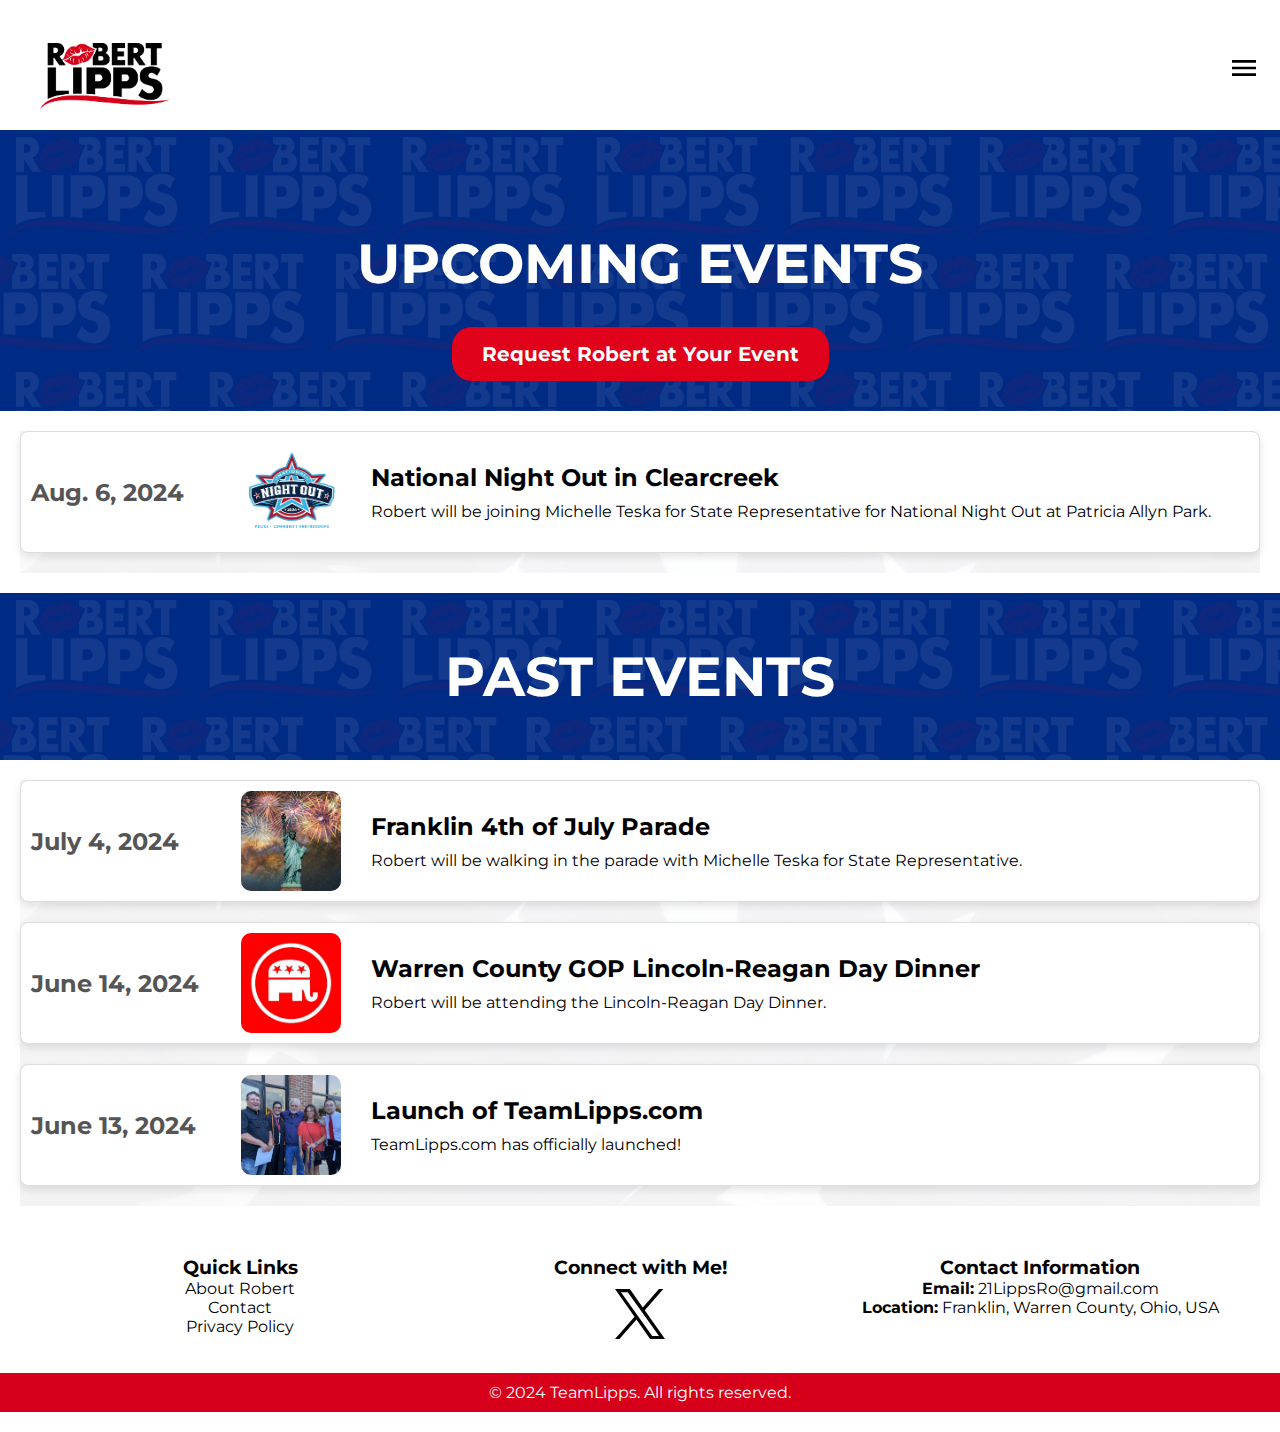
<file: events.html>
<!DOCTYPE html>
<html lang="en">
<head>
    <meta charset="UTF-8">
    <meta name="viewport" content="width=device-width, initial-scale=1.0">
    <title> Events | TeamLipps</title>
    <link rel="stylesheet" href="styles.css">
</head>
<body>
    <div class="main-nav">
        <a class="logo" href="index.html">
            <img src="images/robert lipps black logo.png">
        </a>
    <nav>
        <input type="checkbox" id="sidebar-active">
        <label for="sidebar-active" class="open-sidebar-button">
            <svg xmlns="http://www.w3.org/2000/svg" height="32" viewBox="0 -960 960 960" width="32" fill="#000000"><path d="M120-240v-80h720v80H120Zm0-200v-80h720v80H120Zm0-200v-80h720v80H120Z"/></svg>
        </label>
        <label id="overlay" for="sidebar-active"></label>
        <div class="links-container">
            <label for="sidebar-active" class="close-sidebar-button">
                <svg xmlns="http://www.w3.org/2000/svg" height="32" viewBox="0 -960 960 960" width="32" fill="#FFFFFF"><path d="m256-200-56-56 224-224-224-224 56-56 224 224 224-224 56 56-224 224 224 224-56 56-224-224-224 224Z"/></svg>
            </label>
            <a class="home-link" href="index.html"> <img src="images/robert lipps black logo.png" alt=""></a>
            <a href="about.html">ABOUT</a>
            <a href="news.html">NEWS</a>
            <a href="events.html">EVENTS</a>
            <a class="contact-link"href="contact.html">CONTACT</a>
        </div>
    </nav>
    </div>
    
    <div class="events-header">
        <h1 class="events-header-title">UPCOMING EVENTS</h1>
        <a href="contact.html" class="events-header-button">Request Robert at Your Event</a>
    </div>

    <div class="event-list">
        <!-- Add more events here -->
        <div class="event">
            <div class="event-date">Aug. 6, 2024</div>
            <img src="images/Gallery/nno_2024_logo.png" alt="National Night Out 2024 Logo">
            <div class="event-details">
                <div class="event-title">National Night Out in Clearcreek</div>
                <div class="event-description">
                    Robert will be joining Michelle Teska for State Representative for National Night Out at Patricia Allyn Park.
                </div>
            </div>
        </div>
    </div>

    <div class="past-events-header">
        <h1 class="past-events-header-title">PAST EVENTS</h1>
    </div>

    <div class="event-list">
        <div class="event">
            <div class="event-date">July 4, 2024</div>
            <img src="images/Gallery/fireworks.png" alt="Fireworks">
            <div class="event-details">
                <div class="event-title">Franklin 4th of July Parade</div>
                <div class="event-description">
                    Robert will be walking in the parade with Michelle Teska for State Representative.
                </div>
            </div>
        </div>
        <div class="event">
            <div class="event-date">June 14, 2024</div>
            <img src="images/Gallery/gop.png" alt="GOP Logo">
            <div class="event-details">
                <div class="event-title">Warren County GOP Lincoln-Reagan Day Dinner</div>
                <div class="event-description">
                    Robert will be attending the Lincoln-Reagan Day Dinner.
                </div>
            </div>
        </div>
        <div class="event">
            <div class="event-date">June 13, 2024</div>
            <img src="images/Gallery/hs_grad.png" alt="Launch of Team Lipps">
            <div class="event-details">
                <div class="event-title">Launch of TeamLipps.com</div>
                <div class="event-description">
                    TeamLipps.com has officially launched!
                </div>
            </div>
        </div>
        
        <!-- Add more events here -->
    </div>
    

    <footer style="background-color: #ffffff; color: #000000; padding: 20px 0;">
        <div style="max-width: 1200px; margin: 0 auto; display: flex; flex-wrap: wrap; justify-content: space-between;">
            <div style="flex: 1; min-width: 250px; margin: 10px;">
                <h3 style="color: #000000;">Quick Links</h3>
                <ul style="list-style: none; padding: 0; color: #000000;">
                    <li><a href="about.html" style="color: #000000; text-decoration: none;">About Robert</a></li>
                    <li><a href="contact.html" style="color: #000000; text-decoration: none;">Contact</a></li>
                    <li><a href="privacy.html" style="color: #000000; text-decoration: none;">Privacy Policy</a></li>
                </ul>
            </div>
            <div style="flex: 1; min-width: 250px; margin: 10px;">
                <h3 style="color: #000000;">Connect with Me!</h3>
                <div style="color: #000000;">
                    <a class="x-logo" href="https://www.x.com/RobertLippsOH">
                        <img src="images/icons/x_logo.svg" style="width: 50px; margin-top: 10px;">
                    </a>
                </div>
            </div>
            <div style="flex: 1; min-width: 250px; margin: 10px;">
                <h3 style="color: #000000;">Contact Information</h3>
                <p style="color: #000000;">
                    <strong>Email:</strong> 21LippsRo@gmail.com<br>
                    <strong>Location:</strong> Franklin, Warren County, Ohio, USA
                </p>
            </div>
        </div>
        <div style="background-color: rgb(214, 0, 26); text-align: center; padding: 10px 0; margin-top: 20px;">
            <p style="color: #ffffff;">&copy; 2024 TeamLipps. All rights reserved.</p>
        </div>
    </footer>
</body>
</html>
</file>
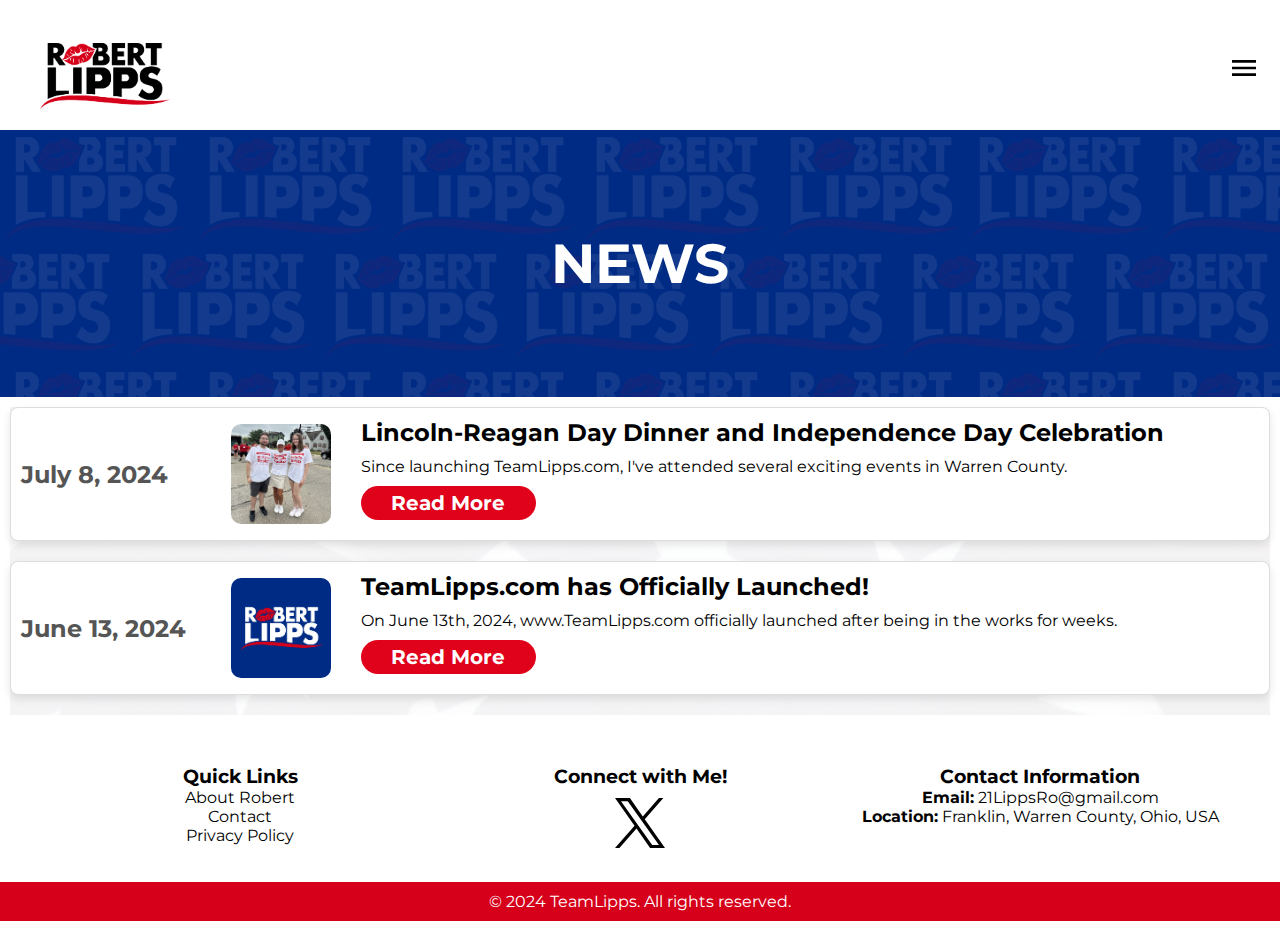
<file: news.html>
<!DOCTYPE html>
<html lang="en">
<head>
    <meta charset="UTF-8">
    <meta name="viewport" content="width=device-width, initial-scale=1.0">
    <title>News | TeamLipps</title>
    <link rel="stylesheet" href="styles.css">
</head>
<body>
    <div class="main-nav">
        <a class="logo" href="index.html">
            <img src="images/robert lipps black logo.png">
        </a>
    <nav>
        <input type="checkbox" id="sidebar-active">
        <label for="sidebar-active" class="open-sidebar-button">
            <svg xmlns="http://www.w3.org/2000/svg" height="32" viewBox="0 -960 960 960" width="32" fill="#000000"><path d="M120-240v-80h720v80H120Zm0-200v-80h720v80H120Zm0-200v-80h720v80H120Z"/></svg>
        </label>
        <label id="overlay" for="sidebar-active"></label>
        <div class="links-container">
            <label for="sidebar-active" class="close-sidebar-button">
                <svg xmlns="http://www.w3.org/2000/svg" height="32" viewBox="0 -960 960 960" width="32" fill="#FFFFFF"><path d="m256-200-56-56 224-224-224-224 56-56 224 224 224-224 56 56-224 224 224 224-56 56-224-224-224 224Z"/></svg>
            </label>
            <a class="home-link" href="index.html"> <img src="images/robert lipps black logo.png" alt=""></a>
            <a href="about.html">ABOUT</a>
            <a href="news.html">NEWS</a>
            <a href="events.html">EVENTS</a>
            <a class="contact-link"href="contact.html">CONTACT</a>
        </div>
    </nav>
    </div>
    
    <div class="news-header">
        <h1 class="news-header-title">NEWS</h1>
    </div>

    <div class="news-list2">
        <div class="news">
            <div class="news-date">July 8, 2024</div>
            <img src="images/Gallery/michelle_parade.png" alt="Franklin Parade for Michelle Teska">
            <div class="event-details">
                <div class="event-title">Lincoln-Reagan Day Dinner and Independence Day Celebration</div>
                <div class="event-description">
                    Since launching TeamLipps.com, I've attended several exciting events in Warren County.
                </div>
                <div class="news-button-part">
                <a href="07-08-24-Update.html" class="news-button">Read More</a>
            </div>
            </div>
        </div>
        <div class="news">
            <div class="news-date">June 13, 2024</div>
            <img src="images/Gallery/lipps_logo_900px.png" alt="Lipps Logo">
            <div class="event-details">
                <div class="event-title">TeamLipps.com has Officially Launched!</div>
                <div class="event-description">
                    On June 13th, 2024, www.TeamLipps.com officially launched after being in the works for weeks.
                </div>
                <div class="news-button-part">
                <a href="06-13-24-Launch.html" class="news-button">Read More</a>
            </div>
            </div>
        </div>
    </div>

    <footer style="background-color: #ffffff; color: #000000; padding: 20px 0;">
        <div style="max-width: 1200px; margin: 0 auto; display: flex; flex-wrap: wrap; justify-content: space-between;">
            <div style="flex: 1; min-width: 250px; margin: 10px;">
                <h3 style="color: #000000;">Quick Links</h3>
                <ul style="list-style: none; padding: 0; color: #000000;">
                    <li><a href="about.html" style="color: #000000; text-decoration: none;">About Robert</a></li>
                    <li><a href="contact.html" style="color: #000000; text-decoration: none;">Contact</a></li>
                    <li><a href="privacy.html" style="color: #000000; text-decoration: none;">Privacy Policy</a></li>
                </ul>
            </div>
            <div style="flex: 1; min-width: 250px; margin: 10px;">
                <h3 style="color: #000000;">Connect with Me!</h3>
                <div style="color: #000000;">
                    <a class="x-logo" href="https://www.x.com/RobertLippsOH">
                        <img src="images/icons/x_logo.svg" style="width: 50px; margin-top: 10px;">
                    </a>
                </div>
            </div>
            <div style="flex: 1; min-width: 250px; margin: 10px;">
                <h3 style="color: #000000;">Contact Information</h3>
                <p style="color: #000000;">
                    <strong>Email:</strong> 21LippsRo@gmail.com<br>
                    <strong>Location:</strong> Franklin, Warren County, Ohio, USA
                </p>
            </div>
        </div>
        <div style="background-color: rgb(214, 0, 26); text-align: center; padding: 10px 0; margin-top: 20px;">
            <p style="color: #ffffff;">&copy; 2024 TeamLipps. All rights reserved.</p>
        </div>
    </footer>
</body>
</html>
</file>
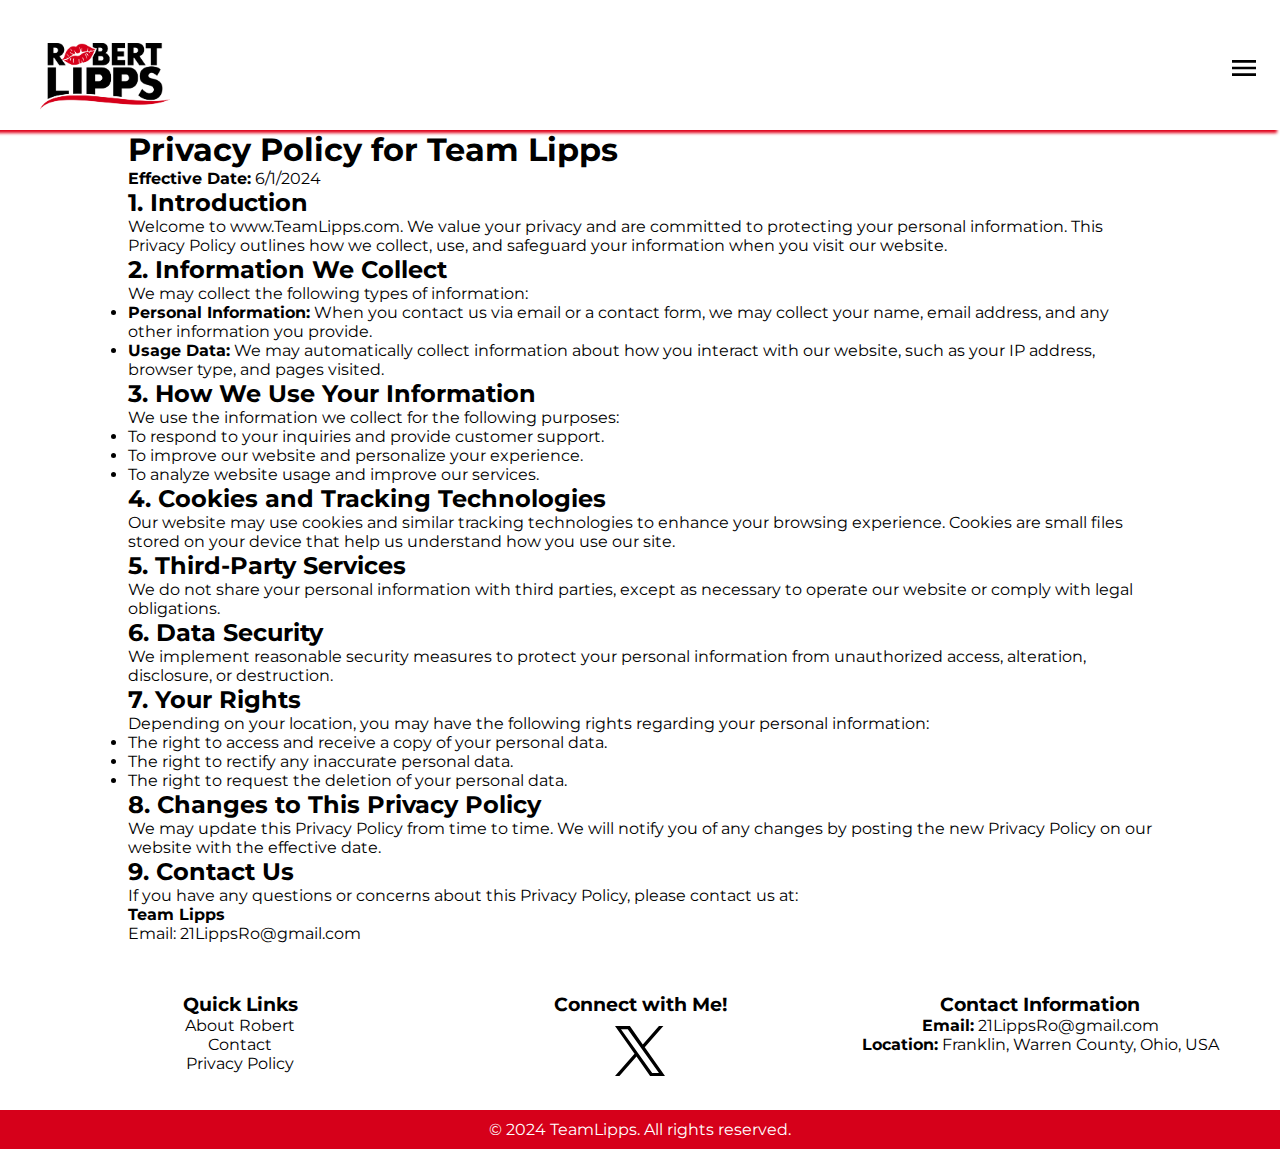
<file: privacy.html>
<!DOCTYPE html>
<html lang="en">
<head>
    <meta charset="UTF-8">
    <meta name="viewport" content="width=device-width, initial-scale=1.0">
    <title>Privacy Policy - Team Lipps</title>
    <title>TeamLipps</title>
    <link rel="stylesheet" href="styles.css">
</head>
<body>
    <div class="main-nav">
    <a class="logo" href="index.html">
        <img src="images/robert lipps black logo.png">
    </a>
<nav>
    <input type="checkbox" id="sidebar-active">
    <label for="sidebar-active" class="open-sidebar-button">
        <svg xmlns="http://www.w3.org/2000/svg" height="32" viewBox="0 -960 960 960" width="32" fill="#000000"><path d="M120-240v-80h720v80H120Zm0-200v-80h720v80H120Zm0-200v-80h720v80H120Z"/></svg>
    </label>
    <label id="overlay" for="sidebar-active"></label>
    <div class="links-container">
        <label for="sidebar-active" class="close-sidebar-button">
            <svg xmlns="http://www.w3.org/2000/svg" height="32" viewBox="0 -960 960 960" width="32" fill="#FFFFFF"><path d="m256-200-56-56 224-224-224-224 56-56 224 224 224-224 56 56-224 224 224 224-56 56-224-224-224 224Z"/></svg>
        </label>
        <a class="home-link" href="index.html"> <img src="images/robert lipps black logo.png" alt=""></a>
        <a href="about.html">ABOUT</a>
        <a href="news.html">NEWS</a>
        <a href="events.html">EVENTS</a>
        <a class="contact-link"href="contact.html">CONTACT</a>
    </div>
</nav>
</div>
<div class="priv">
    <h1>Privacy Policy for Team Lipps</h1>
    <p><strong>Effective Date:</strong> 6/1/2024</p>

    <h2>1. Introduction</h2>
    <p>Welcome to www.TeamLipps.com. We value your privacy and are committed to protecting your personal information. This Privacy Policy outlines how we collect, use, and safeguard your information when you visit our website.</p>

    <h2>2. Information We Collect</h2>
    <p>We may collect the following types of information:</p>
    <ul>
        <li><strong>Personal Information:</strong> When you contact us via email or a contact form, we may collect your name, email address, and any other information you provide.</li>
        <li><strong>Usage Data:</strong> We may automatically collect information about how you interact with our website, such as your IP address, browser type, and pages visited.</li>
    </ul>

    <h2>3. How We Use Your Information</h2>
    <p>We use the information we collect for the following purposes:</p>
    <ul>
        <li>To respond to your inquiries and provide customer support.</li>
        <li>To improve our website and personalize your experience.</li>
        <li>To analyze website usage and improve our services.</li>
    </ul>

    <h2>4. Cookies and Tracking Technologies</h2>
    <p>Our website may use cookies and similar tracking technologies to enhance your browsing experience. Cookies are small files stored on your device that help us understand how you use our site.</p>

    <h2>5. Third-Party Services</h2>
    <p>We do not share your personal information with third parties, except as necessary to operate our website or comply with legal obligations.</p>

    <h2>6. Data Security</h2>
    <p>We implement reasonable security measures to protect your personal information from unauthorized access, alteration, disclosure, or destruction.</p>

    <h2>7. Your Rights</h2>
    <p>Depending on your location, you may have the following rights regarding your personal information:</p>
    <ul>
        <li>The right to access and receive a copy of your personal data.</li>
        <li>The right to rectify any inaccurate personal data.</li>
        <li>The right to request the deletion of your personal data.</li>
    </ul>

    <h2>8. Changes to This Privacy Policy</h2>
    <p>We may update this Privacy Policy from time to time. We will notify you of any changes by posting the new Privacy Policy on our website with the effective date.</p>

    <h2>9. Contact Us</h2>
    <p>If you have any questions or concerns about this Privacy Policy, please contact us at:</p>
    <p><strong>Team Lipps</strong><br>
    Email: 21LippsRo@gmail.com</p>
</div>
    <footer style="background-color: #ffffff; color: #000000; padding: 20px 0;">
        <div style="max-width: 1200px; margin: 0 auto; display: flex; flex-wrap: wrap; justify-content: space-between;">
            <div style="flex: 1; min-width: 250px; margin: 10px;">
                <h3 style="color: #000000;">Quick Links</h3>
                <ul style="list-style: none; padding: 0; color: #000000;">
                    <li><a href="about.html" style="color: #000000; text-decoration: none;">About Robert</a></li>
                    <li><a href="contact.html" style="color: #000000; text-decoration: none;">Contact</a></li>
                    <li><a href="privacy.html" style="color: #000000; text-decoration: none;">Privacy Policy</a></li>
                </ul>
            </div>
            <div style="flex: 1; min-width: 250px; margin: 10px;">
                <h3 style="color: #000000;">Connect with Me!</h3>
                <div style="color: #000000;">
                    <a class="x-logo" href="https://www.x.com/RobertLippsOH">
                        <img src="images/icons/x_logo.svg" style="width: 50px; margin-top: 10px;">
                    </a>
                </div>
            </div>
            <div style="flex: 1; min-width: 250px; margin: 10px;">
                <h3 style="color: #000000;">Contact Information</h3>
                <p style="color: #000000;">
                    <strong>Email:</strong> 21LippsRo@gmail.com<br>
                    <strong>Location:</strong> Franklin, Warren County, Ohio, USA
                </p>
            </div>
        </div>
        <div style="background-color: rgb(214, 0, 26); text-align: center; padding: 10px 0; margin-top: 20px;">
            <p style="color: #ffffff;">&copy; 2024 TeamLipps. All rights reserved.</p>
        </div>
    </footer>
</body>
</html>
</file>
<file: styles.css>
@import url('https://fonts.googleapis.com/css2?family=Montserrat:ital,wght@0,100..900;1,100..900&display=swap');

:root {
    --color-1: rgb(224, 1, 26);
    --color-1-dark: rgb(141, 0, 16);
    --color-2: white;
    --text-color: black;
    --accent-color: rgb(0, 48, 82);
}

* {
    margin: 0;
    padding: 0;

}

html {
    font-size: 12pt;
    font-family: Montserrat;
}

nav {
    height: 100px;
    background-color: var(--color-2);
    display: flex;
    justify-content: flex-end;
    align-items: center;

}

.links-container {
    height: 100%;
    width: 100%;
    display: flex;
    flex-direction: row;
    align-items: center;
}

nav a {
    height: 100%;
    padding: 0 20px;
    display: flex;
    align-items: center;
    text-decoration: none;
    color: var(--text-color);
}

nav a:hover {
    color: var(--color-1);
}

nav a img {
    max-height: 70px;

}

nav .contact-link {
    font-weight: bold;
    color: white;
    background-color: var(--color-1);
    height: 50px;
}

nav .contact-link:hover {
    font-weight: bold;
    color: white;
    background-color: var(--color-1-dark);
    height: 50px;
}

#sidebar-active {
    display: none;
}

.open-sidebar-button,
.close-sidebar-button {
    padding: 0 20px;
    display: none;
}

.main-nav {
    box-shadow: -3px 3px 3px var(--color-1);
    padding-bottom: 10px;
}

/* Banner styles */
.banner {
    background-image: url('images/banner_college_robertlipps.png');
    background-size: cover;
    background-position: center;
    max-height: 100%;
    max-width: 100%;
    display: flex;
    align-items: center;
    padding: 20px 5%;
}

.banner-content {
    padding-top: 10%;
    padding-bottom: 10%;
    max-width: 100%;
    max-height: 100%;
    color: white;
    text-shadow: 2px 2px 4px rgba(0, 0, 0, 0.5);
}

.banner-title {
    font-size: 10vh;
    margin-bottom: 10px;
}

.banner-description {
    font-size: 3vh;
    margin-bottom: 50px;
    max-width: 50%;
    max-height: 50%;
}

.banner-button {
    font-size: 2em;
    padding: 10px 20px;
    background-color: rgb(214, 0, 26);
    color: white;
    text-decoration: none;
    border-radius: 5px;
    font-weight: bold;
    transition: background-color 0.3s ease;
}

.banner-button:hover {
    background-color: darkred;
}

/* Banner 3 styles */
.banner3 {
    background-image: url('images/background_lipps_blue_large.png');
    background-size: cover;
    background-position: center;
    max-height: 100%;
    max-width: 100%;
    padding: 100px 5%;
    text-align: center;
}

.banner3-content {
    max-width: 100%;
    max-height: 100%;
    color: white;
}

.banner3-title {
    font-size: 7vh;
    margin-bottom: 10px;
    margin-top: -75px;
}

.banner3-button .banner3-button {
    font-size: 4vh;
    padding: 10px 20px;
    background-color: rgb(214, 0, 26);
    color: white;
    text-decoration: none;
    transition: background-color 0.3s ease;
    font-weight: bold;

}

.banner3-button .banner3-button:hover {
    background-color: darkred;
}

.gallery1 {
    display: inline-block;
    border: 1px solid white;
    margin: 5px;
    width: 300px;
    margin-bottom: 25px;
}

.gallery1_description {
    padding: 10px;
    text-align: center;
    background-color: white;
    color: black;

}

.gallery1 img {
    width: 100%;
    height: auto;
    margin-bottom: -10px;
}

footer{
    margin-top: 20px;
    max-width: 100%;
    text-align: center;
}
.footer-content{
    display: inline-flex;
}
footer .footer-logo img{
    width: 150px;
    padding-right: 50%;
}
footer .footer-x img{
    width: 50px;
    padding-left: 50%;
}
.priv{
    margin-right: 10%;
    margin-left: 10%;
}

/* For the About Tab */
.about{
    background-image: url(images/background_white.png)
}
.why-section {
    display: inline-flex;
    justify-content: center;
    padding: 10px;
    margin-top: 5px;
}
.why-section h2 {
    margin-top:10px;
}
.why-text {
    flex: 1.5;
    padding: 2px;
    margin-left: 10%;
    margin-right: 2%;
}
.why-image {
    flex: 1;
    padding: 2px;
}
.why-image img {
    max-width: 340px;
    height: auto;
    border-radius: 20px;
    padding: 10px;
}


.about-section {
    display: inline-flex;
    justify-content: center;
    padding: 10px;
    margin-top: 5px;
}
.about-section h2 {
    margin-top:10px;
    margin-left: 0;
    margin-right:  0;
    padding: 0%;
}
.about-text {
    padding: 2px;
    margin-left: 2%;
    margin-right: 15%;
}
.about-image {
    margin-left: 10%;
    padding: 2px;
}
.about-image img {
    max-width: 340px;
    height: auto;
    border-radius: 20px;
    padding: 10px;
}



/* Gallery on About Tab */
.gallery-section {
    background-image: url('images/background_lipps_blue.png');
    background-size: cover;
    background-position: center;
    max-height: 100%;
    max-width: 100%;
    padding: 100px 5%;
    text-align: center;
}

.gallery-content {
    max-width: 100%;
    max-height: 100%;
    color: white;
}

.gallery-title {
    font-size: 7vh;
    margin-bottom: 10px;
    margin-top: -75px;
}

.gallery {
    display: inline-block;
    border: 1px solid white;
    margin: 5px;
    width: 300px;
    margin-bottom: 25px;
}

.gallery_description {
    padding: 10px;
    text-align: center;
    background-color: white;
    color: black;

}

.gallery img {
    width: 100%;
    height: auto;
    margin-bottom: -10px;
}

@media (max-width: 1000px) {
    .why-section {
        flex-direction: column;
        margin-left: auto;
    }
    .why-section h2{
        text-align: center;
        margin-left: -10%
    }
    .why-section .why-text{
        margin-right: 30px;
    }

    .why-image img {
        max-width: 75%;
        display: block;
        height: auto;
        margin-left: 12%;
        margin-right: auto;
        border-radius: 20px;
    }
    .about-section {
        flex-direction: column;
        margin-left: 10%;
    }
    .about-section h2{
        text-align: center;
    }

    .about-image img {
        display: block;
        height: auto;
        border-radius: 20px;
        max-width: 100%;
        padding:0;
        margin-left: -10%;
    }
}
@media(max-width: 750px) {

    /* Banner styles */
    .banner {
        background-image: url('images/background.png');
        background-size: cover;
        background-position: center;
        max-height: 100%;
        max-width: 100%;
        display: flex;
        align-items: center;
        padding: 20px 5%;
        text-align: center;
    }

    .banner-content {
        padding-top: 10%;
        padding-bottom: 10%;
        max-width: 100%;
        max-height: 100%;
        color: white;
        text-shadow: 2px 2px 4px rgba(0, 0, 0, 0.5);
    }

    .banner-title {
        font-size: 10vh;
        margin-bottom: 10px;
    }

    .banner-description {
        font-size: 3vh;
        margin-bottom: 50px;
        max-width: 100%;
        max-height: 100%;
    }

    .banner-button {
        font-size: 2em;
        padding: 10px 20px;
        background-color: rgb(214, 0, 26);
        color: white;
        text-decoration: none;
        border-radius: 5px;
        transition: background-color 0.3s ease;
    }

    .banner-button:hover {
        background-color: darkred;
    }
}

@media(max-width: 1399px) {
    .logo img {
        max-height: 70px;

    }


    .links-container {
        flex-direction: column;
        align-items: flex-start;

        position: fixed;
        top: 0;
        right: -100%;
        z-index: 11;
        width: 300px;


        background-color: var(--accent-color);
        box-shadow: -5px 0 5px rgba(0, 0, 0, 0.25);
        transition: 0.75s ease-out;
    }

    nav {
        margin-right: 0;
    }

    nav a {
        box-sizing: border-box;
        height: auto;
        width: 100%;
        padding: 20px 30px;
        justify-content: flex-start;
        color: var(--color-2);
    }

    nav .home-link {
        margin-right: auto;
        display: none;
    }

    .open-sidebar-button {
        display: block;
    }

    .close-sidebar-button {
        display: block;
        padding-top: 20px;
    }

    #sidebar-active:checked~.links-container {
        right: 0;
    }

    #sidebar-active:checked~#overlay {
        height: 100%;
        width: 100%;
        position: fixed;
        top: 0;
        left: 0;
        z-index: 9;

    }

    .main-nav {
        height: 100px;
        background-color: var(--color-2);
        display: flex;
        align-items: center;
        padding-top: 20px;
    }

    .logo {
        margin-right: auto;
        padding-left: 40px;
        padding-top: 20px;
    }

    /* Banner 2 styles */
    .banner2 {
        background-image: url('images/background_white.png');
        background-size: cover;
        background-position: center;
        max-height: 100%;
        max-width: 100%;
        align-items: center;
        padding: 20px 5%;
        text-align: center;
    }

    .banner2-content {
        padding-top: 10%;
        padding-bottom: 10%;
        max-width: 100%;
        max-height: 100%;
        color: black;
    }

    .banner2-image img {
        max-width: 100%;
        max-height: 100%;

    }

    .banner2-title {
        font-size: 10vh;
        margin-bottom: 10px;
        max-width: 100%;
        max-height: 100%;
    }

    .banner2-description {
        font-size: 3vh;
        margin-bottom: 50px;
        max-width: 100%;
        max-height: 100%;
    }

    .banner2-button {
        font-size: 2em;
        padding: 10px 20px;
        color: var(--color-1);
        border: 3px solid var(--color-1);
        font-weight: bold;
        text-decoration: none;
        border-radius: 5px;
        transition: background-color 0.3s ease;
    }

    .banner2-button:hover {
        background-color: darkred;
        border: 3px solid transparent;
        color: white;
    }
}

@media(min-width: 1400px) {
    nav .home-link {
        margin-right: auto;
        padding-top: 20px;

    }

    nav {
        margin-left: 400px;
        margin-right: 400px;
    }

    .logo {
        display: none;
    }

    /* Banner 2 styles */
    .banner2 {
        background-image: url('images/background_white.png');
        background-size: cover;
        background-position: center;
        max-height: 100%;
        max-width: 100%;
        display: flex;
        align-items: center;
        padding: 20px 5%;
    }

    .banner2-content {
        padding-top: 10%;
        padding-bottom: 10%;
        max-width: 50%;
        max-height: 50%;
        color: black;
    }

    .banner2-image img {
        max-width: 75%;
        max-height: 75%;
        padding-left: 15%;

    }

    .banner2-title {
        font-size: 10vh;
        margin-bottom: 10px;
        max-width: 100%;
        max-height: 100%;
    }

    .banner2-description {
        font-size: 3vh;
        margin-bottom: 50px;
        max-width: 100%;
        max-height: 100%;
    }

    .banner2-button {
        font-size: 2em;
        padding: 10px 20px;
        color: var(--color-1);
        border: 3px solid var(--color-1);
        font-weight: bold;
        text-decoration: none;
        border-radius: 5px;
        transition: background-color 0.3s ease;
    }

    .banner2-button:hover {
        background-color: darkred;
        border: 3px solid transparent;
        color: white;
    }
}



/* Contact Form Data */

.contact-container{
    background-image: url(images/background_lipps_blue_large.png);
    height: 100vh;
    display: flex;
    align-items: center;
    justify-content: space-evenly;

}

.contact-left{
    display:flex;
    flex-direction: column;
    align-items: start;
    gap: 20px;
}

.contact-left-title{
    font-weight: 600;
    color: white;
    font-size: 40px;
    margin-bottom: 5px;
}
.contact-left-title hr{
    height: 5px;
    background-color: white;
}
.contact-inputs{
    width: 500px;
    height: 50px;
    border:none;
    outline: none;
    font-weight: 500;
    padding-left: 25px;
    border-radius: 50px;
}

.contact-left textarea{
    height: 140px;
    padding-top: 15px;
    border-radius: 20px;
    font-weight: 500;

}

.contact-inputs:focus{
    border: 2px solid var(--color-1)
}

.contact-left button{
    display: flex;
    align-items: center;
    padding: 15px 30px;
    font-size: 20px;
    color:white;
    gap: 10px;
    border:none;
    border-radius: 50px;
    background-color: var(--color-1);
    cursor:pointer;
    font-weight:bold;
}

@media(max-width:800px){
    .contact-inputs{
        width:80vw;
    }
    .contact-left{
        margin: 5vw;
    }
    .contact-container{
        height: 125vh;
    }
}


/* Events Page */
.events-header{
    background-image: url(images/background_lipps_blue_large.png);
    display:flex;
    flex-direction: column;
    align-items: center;
    gap: 30px;
}
.events-header-title{
    color:white;
    font-weight: bolder;
    font-size: 55px;
    margin-top: 100px;
    text-align: center;
}
.past-events-header{
    background-image: url(images/background_lipps_blue_large.png);
    display:flex;
    flex-direction: column;
    align-items: center;
    gap: 30px;
}
.past-events-header-title{
    color:white;
    font-weight: bolder;
    font-size: 55px;
    margin-top: 50px;
    margin-bottom: 50px;
    text-align: center;
}

.events-header-button{
    display: flex;
    align-items: center;
    padding: 15px 30px;
    font-size: 20px;
    color:white;
    gap: 10px;
    border:none;
    border-radius: 20px;
    background-color: var(--color-1);
    cursor:pointer;
    font-weight:bold;
    margin-bottom: 30px;
    text-decoration: none;
}
.events-header-button:hover{
    background-color: var(--color-1-dark);
}

.event-list {
    display: flex;
    flex-direction: column;
    margin: 20px;
    background-image: url(images/background_white.png);
}
.event {
    display: flex;
    align-items: center;
    justify-content: space-between;
    margin-bottom: 20px;
    padding: 10px;
    border: 1px solid #ddd;
    border-radius: 8px;
    box-shadow: 0 4px 8px rgba(0, 0, 0, 0.1);
    flex-wrap: wrap;
    background-color: white;
}
.event img {
    width: 100px;
    height: 100px;
    object-fit: cover;
    border-radius:10px;
    margin-right: 30px;
}
.event-details {
    display: flex;
    flex-direction: column;
    flex-grow: 1;
}
.event-title {
    font-size: 1.5em;
    font-weight: bold;
    margin: 0 0 10px;
}
.event-description {
    font-size: 1em;
    margin: 0;
}
.event-date {
    font-size: 1.5em;
    font-weight: bold;
    color: #555;
    margin-right: 30px;
    width: 180px;

}
@media (max-width: 900px) {
    .event {
        flex-direction: column;
        align-items: center;
    }
    .event img {
        margin-bottom: 10px;
        margin-right: -30px;
    }
    .event-date {
        margin-left: 0;
        margin-bottom: 10px;
        margin-right: -30px;
    }
    .event-description {
        text-align: center;
    }
    .event-title {
        text-align: center;
    }
}


/* News Tab */
.news-header2{
    background-color: var(--color-1);
    display:flex;
    flex-direction: column;
    align-items: center;
    gap: 30px;
}
.news-header-title2{
    color:white;
    font-weight: bolder;
    font-size: 55px;
    margin-top: 20px;
    text-align: center;
    margin-bottom: 20px;
}
.news-list2 {
    display: flex;
    flex-direction: column;
    margin: 10px;
    background-image: url(images/background_white.png);
}
.news-header{
    background-image: url(images/background_lipps_blue_large.png);
    display:flex;
    flex-direction: column;
    align-items: center;
    gap: 30px;
}
.news-header-title{
    color:white;
    font-weight: bolder;
    font-size: 55px;
    margin-top: 100px;
    text-align: center;
    margin-bottom: 100px;
}

.news-list {
    display: flex;
    flex-direction: column;
    margin: 20px;
    background-image: url(images/background_white.png);
    min-height: 50vh;
}
.news {
    display: flex;
    align-items: center;
    justify-content: space-between;
    margin-bottom: 20px;
    padding: 10px;
    border: 1px solid #ddd;
    border-radius: 8px;
    box-shadow: 0 4px 8px rgba(0, 0, 0, 0.1);
    flex-wrap: wrap;
    background-color: white;
}
.news img {
    width: 100px;
    height: 100px;
    object-fit: cover;
    border-radius:10px;
    margin-right: 30px;
}
.news-details {
    display: flex;
    flex-direction: column;
    flex-grow: 1;
}
.news-title {
    font-size: 1.5em;
    font-weight: bold;
    margin: 0 0 10px;
    min-width: 800px
}
.news-description {
    font-size: 1em;
    margin: 0;
}
.news-date {
    font-size: 1.5em;
    font-weight: bold;
    color: #555;
    margin-right: 30px;
    width: 180px;

}
.news-button{
    text-align: center;
    display: flex;
    align-items: center;
    padding: 5px 30px;
    font-size: 20px;
    color:white;
    gap: 10px;
    border:none;
    border-radius: 20px;
    background-color: var(--color-1);
    cursor:pointer;
    font-weight:bold;
    margin-bottom: 10px;
    text-decoration: none;
    width: 115px;
    margin-top: 10px;
}
.news-button:hover{
    background-color: var(--color-1-dark);
}
@media (max-width: 900px) {
    .news {
        flex-direction: column;
        align-items: center;
    }
    .news img {
        margin-bottom: 10px;
        margin-right: -20px;
    }
    .news-date {
        margin-left: 0;
        margin-bottom: 10px;
        margin-right: -30px;
    }
    .news-description {
        text-align: center;
    }
    .news-title {
        text-align: center;
    }
    .news-button{
        margin:auto;
        margin-top: 20px;
    }
}


/* Article Styles */ 

.article-list {
    display: flex;
    flex-direction: column;
    margin: 50px;
    background-image: url(images/background_white.png);
}
.article {
    display: flex;
    align-items: center;
    justify-content: space-between;
    margin-bottom: 20px;
    padding: 20px;
    border: 1px solid #ddd;
    border-radius: 8px;
    box-shadow: 0 4px 8px rgba(0, 0, 0, 0.1);
    flex-wrap: wrap;
    background-color: white;
    flex-direction: column;
    align-items: center;
}
.article img {
    width: 30vw;
    object-fit: cover;
    border-radius:10px;
}
.article-details {
    display: flex;
    flex-direction: column;
    flex-grow: 1;
}
.article-title {
    font-size: 4vh;
    text-align: center;
    font-weight: bold;
    margin-top: 10px;
}
.article-description {
    margin-top: 10px;
    font-size: 1em;
}
.article-date {
    font-size: 3vh;
    margin-top: 10px;
    text-align: center;
    font-weight: bold;
    color: #555;

}
</file>
